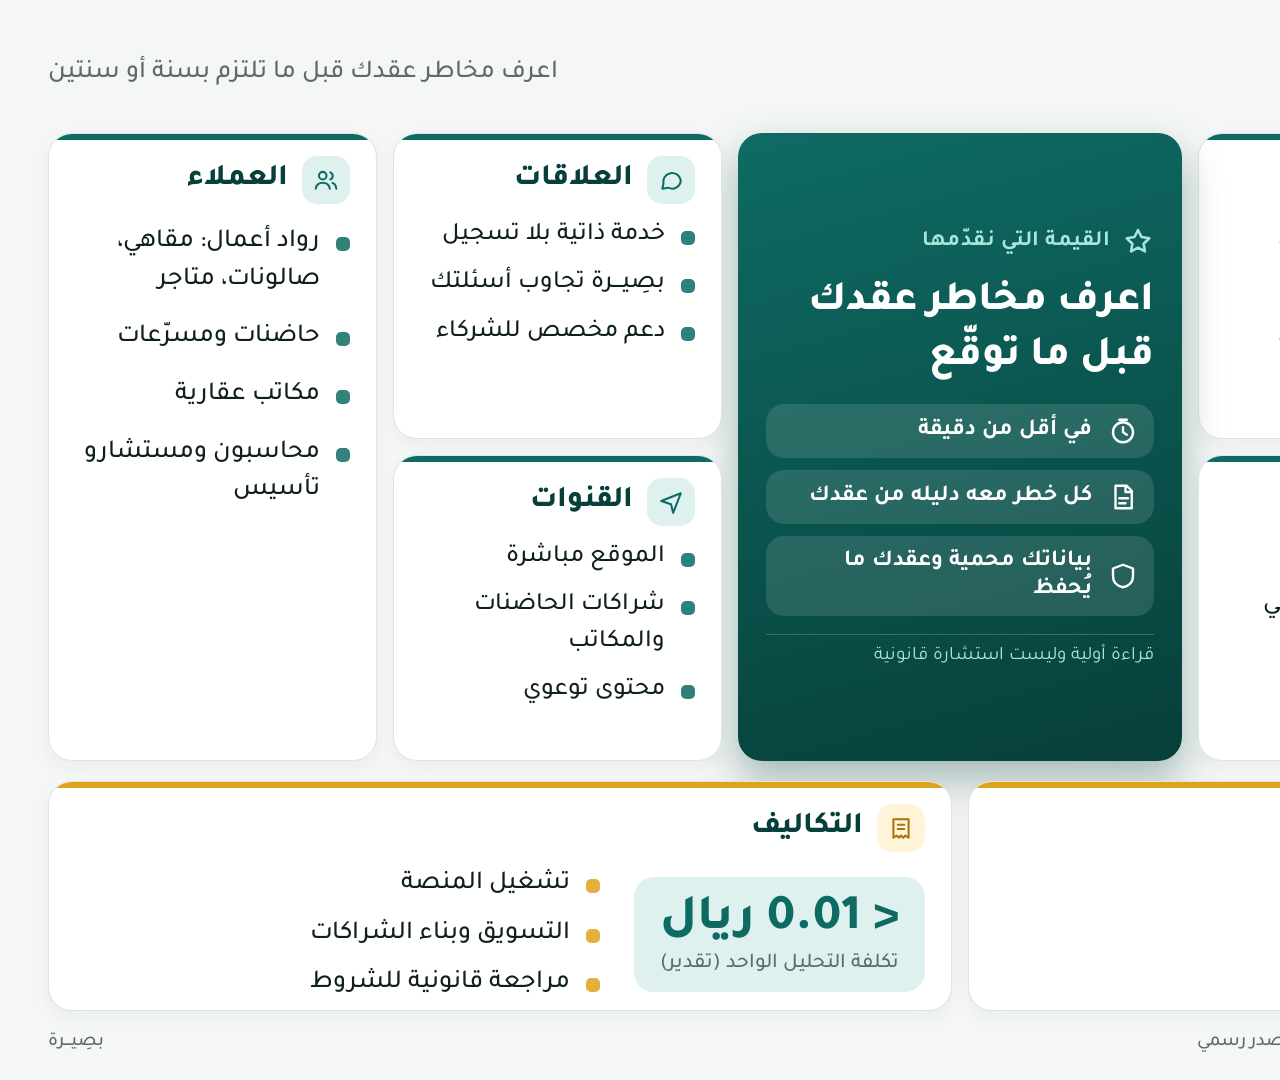
<file: docs/business_model_canvas.html>
<!doctype html>
<html lang="ar" dir="rtl">
<head>
<meta charset="utf-8">
<title>نموذج عمل بصِيـــرة</title>
<link href="https://fonts.googleapis.com/css2?family=Tajawal:wght@400;500;700;800&family=Aref+Ruqaa:wght@700&display=swap" rel="stylesheet">
<style>
  :root { --brand:#0e6b63; --deep:#073f3a; --mint:#dff1ee; --ink:#10201f; --muted:#5d6b69; --line:#dfe5e3; --paper:#f4f7f6; --gold:#e0a21b; --goldbg:#fff4d9; }
  * { box-sizing:border-box; }
  html,body { margin:0; background:var(--paper); font-family:"Tajawal","Geeza Pro",Arial,sans-serif; color:var(--ink); }
  .canvas { width:1920px; height:1080px; padding:34px 48px 26px; display:flex; flex-direction:column; gap:20px; overflow:hidden; }

  header { display:flex; align-items:center; justify-content:space-between; }
  .brand { display:flex; align-items:center; gap:20px; }
  .logo { width:68px; height:68px; border-radius:20px; background:linear-gradient(145deg,var(--brand),var(--deep)); color:#fff; display:grid; place-items:center; font-family:"Aref Ruqaa",serif; font-size:42px; box-shadow:0 10px 24px rgba(14,107,99,.3); }
  h1 { margin:0; font-size:46px; font-weight:800; letter-spacing:-.5px; }
  h1 span { font-family:"Aref Ruqaa",serif; color:var(--brand); }
  .slogan { font-size:26px; font-weight:500; color:var(--muted); }

  .top { flex:1; display:grid; gap:16px; grid-template-columns:1fr 1fr 1.35fr 1fr 1fr; grid-template-rows:1fr 1fr; min-height:0; }
  .bottom { display:grid; gap:16px; grid-template-columns:1fr 1fr; height:230px; }

  .box { background:#fff; border-radius:24px; padding:22px 26px; display:flex; flex-direction:column; gap:14px; border:1.5px solid var(--line); position:relative; overflow:hidden; box-shadow:0 6px 18px rgba(16,32,31,.05); }
  .box::before { content:""; position:absolute; inset-inline:0; top:0; height:6px; background:var(--brand); }
  .head { display:flex; align-items:center; gap:14px; }
  .ico { width:48px; height:48px; border-radius:15px; background:var(--mint); color:var(--brand); display:grid; place-items:center; flex:none; }
  .ico svg { width:26px; height:26px; stroke:currentColor; fill:none; stroke-width:1.9; stroke-linecap:round; stroke-linejoin:round; }
  h2 { margin:0; font-size:30px; font-weight:800; color:var(--deep); }
  ul { list-style:none; margin:0; padding:0; display:grid; gap:12px; }
  li { font-size:26px; line-height:1.45; font-weight:500; padding-inline-start:30px; position:relative; }
  li::before { content:""; position:absolute; inset-inline-start:0; top:.5em; width:14px; height:14px; border-radius:5px; background:var(--brand); opacity:.85; }
  .small li { font-size:25px; }

  .partners, .customers { grid-row:span 2; justify-content:flex-start; }
  .partners ul, .customers ul { gap:20px; margin-top:6px; }

  .value { grid-row:span 2; background:linear-gradient(165deg,var(--brand) 0%,var(--deep) 100%); color:#fff; border:0; box-shadow:0 18px 40px rgba(7,63,58,.35); justify-content:center; gap:18px; padding:26px 28px; }
  .value::before { display:none; }
  .value .kicker { font-size:22px; font-weight:700; color:#a8e6dd; letter-spacing:.5px; display:flex; align-items:center; gap:12px; }
  .value .kicker svg { width:32px; height:32px; stroke:#a8e6dd; fill:none; stroke-width:1.9; stroke-linecap:round; stroke-linejoin:round; }
  .value .big { font-size:42px; font-weight:800; line-height:1.3; }
  .value .chips { display:grid; gap:12px; }
  .chip { display:flex; align-items:center; gap:16px; background:rgba(255,255,255,.12); border-radius:18px; padding:12px 16px; font-size:23px; font-weight:600; }
  .chip svg { width:30px; height:30px; stroke:#fff; fill:none; stroke-width:1.9; stroke-linecap:round; stroke-linejoin:round; flex:none; }
  .value .legal { font-size:19px; color:#a8e6dd; border-top:1px solid rgba(255,255,255,.2); padding-top:10px; }

  .money::before { background:var(--gold); }
  .money .ico { background:var(--goldbg); color:#a8730a; }
  .money li::before { background:var(--gold); }
  .split { display:grid; grid-template-columns:auto 1fr; gap:34px; align-items:center; flex:1; }
  .stat { text-align:center; background:var(--mint); border-radius:20px; padding:16px 26px; }
  .stat b { display:block; font-size:50px; font-weight:800; color:var(--brand); line-height:1.15; }
  .stat span { font-size:21px; color:var(--muted); font-weight:500; }
  .note { display:inline-block; font-size:18px; font-weight:700; color:#a8730a; background:var(--goldbg); border-radius:999px; padding:1px 12px; margin-inline-start:8px; vertical-align:middle; }
  footer { display:flex; justify-content:space-between; font-size:19px; color:var(--muted); font-weight:500; }
</style>
</head>
<body>
<div class="canvas">
  <header>
    <div class="brand"><div class="logo">ب</div><h1>نموذج عمل <span>بصِيـــرة</span></h1></div>
    <div class="slogan">اعرف مخاطر عقدك قبل ما تلتزم بسنة أو سنتين</div>
  </header>

  <div class="top">
    <section class="box partners">
      <div class="head"><div class="ico"><svg viewBox="0 0 24 24"><path d="M8 11l3 3 5-6M3 12a9 9 0 1 0 18 0 9 9 0 0 0-18 0z"/></svg></div><h2>الشركاء</h2></div>
      <ul><li>حاضنات ومسرّعات الأعمال</li><li>مكاتب عقارية</li><li>مستشارون قانونيون للإحالة</li><li>جهات دعم المشاريع الصغيرة</li></ul>
    </section>

    <section class="box small">
      <div class="head"><div class="ico"><svg viewBox="0 0 24 24"><path d="M4 20l4-1 11-11-3-3L5 16l-1 4zM14 6l3 3"/></svg></div><h2>الأنشطة</h2></div>
      <ul><li>تحليل عقود الإيجار</li><li>بناء الشراكات</li><li>تحسين دقة النتائج</li></ul>
    </section>

    <section class="box value">
      <div class="kicker"><svg viewBox="0 0 24 24"><path d="M12 3l2.6 5.3 5.9.9-4.3 4.1 1 5.8L12 16.3 6.8 19.1l1-5.8L3.5 9.2l5.9-.9L12 3z"/></svg>القيمة التي نقدّمها</div>
      <div class="big">اعرف مخاطر عقدك قبل ما توقّع</div>
      <div class="chips">
        <div class="chip"><svg viewBox="0 0 24 24"><circle cx="12" cy="13" r="8"/><path d="M12 9v4l3 2M9 3h6"/></svg>في أقل من دقيقة</div>
        <div class="chip"><svg viewBox="0 0 24 24"><path d="M6 3h9l4 4v14H6zM14 3v5h5M9 13h7M9 17h5"/></svg>كل خطر معه دليله من عقدك</div>
        <div class="chip"><svg viewBox="0 0 24 24"><path d="M12 3l8 3v6c0 5-3.5 8-8 9-4.5-1-8-4-8-9V6l8-3z"/></svg>بياناتك محمية وعقدك ما يُحفظ</div>
      </div>
      <div class="legal">قراءة أولية وليست استشارة قانونية</div>
    </section>

    <section class="box small">
      <div class="head"><div class="ico"><svg viewBox="0 0 24 24"><path d="M21 12a8 8 0 0 1-11.6 7.1L4 20l1-4.6A8 8 0 1 1 21 12z"/></svg></div><h2>العلاقات</h2></div>
      <ul><li>خدمة ذاتية بلا تسجيل</li><li>بصِيـــرة تجاوب أسئلتك</li><li>دعم مخصص للشركاء</li></ul>
    </section>

    <section class="box customers">
      <div class="head"><div class="ico"><svg viewBox="0 0 24 24"><circle cx="9" cy="8" r="3.5"/><path d="M2.5 20c.6-3.6 3-5.5 6.5-5.5s5.9 1.9 6.5 5.5M16 5a3.5 3.5 0 0 1 0 6.5M18 14.8c2 .5 3.2 2.3 3.5 5.2"/></svg></div><h2>العملاء</h2></div>
      <ul><li>رواد أعمال: مقاهي، صالونات، متاجر</li><li>حاضنات ومسرّعات</li><li>مكاتب عقارية</li><li>محاسبون ومستشارو تأسيس</li></ul>
    </section>

    <section class="box small">
      <div class="head"><div class="ico"><svg viewBox="0 0 24 24"><path d="M12 2l3 6 7 1-5 5 1 7-6-3-6 3 1-7-5-5 7-1 3-6z"/></svg></div><h2>الموارد</h2></div>
      <ul><li>فريق المنتج</li><li>منصة التحليل الذكي</li><li>ثقة العملاء</li></ul>
    </section>

    <section class="box small">
      <div class="head"><div class="ico"><svg viewBox="0 0 24 24"><path d="M3 11l18-7-7 18-2-8-9-3z"/></svg></div><h2>القنوات</h2></div>
      <ul><li>الموقع مباشرة</li><li>شراكات الحاضنات والمكاتب</li><li>محتوى توعوي</li></ul>
    </section>
  </div>

  <div class="bottom">
    <section class="box money">
      <div class="head"><div class="ico"><svg viewBox="0 0 24 24"><circle cx="12" cy="12" r="9"/><path d="M14.5 9c-.5-1-1.5-1.5-2.7-1.5-1.5 0-2.5.8-2.5 2 0 3 5.4 1.5 5.4 4.5 0 1.2-1.1 2-2.6 2-1.3 0-2.4-.6-3-1.7M12 6v1.5M12 16.5V18"/></svg></div><h2>مصادر الإيرادات</h2></div>
      <ul><li>أول تحليل مجاني</li><li>رسم لكل تقرير <span class="note">مثال افتراضي: 29 ريال</span></li><li>اشتراك للحاضنات والمكاتب العقارية</li></ul>
    </section>

    <section class="box money">
      <div class="head"><div class="ico"><svg viewBox="0 0 24 24"><path d="M5 4h14v17l-3-2-2 2-2-2-2 2-2-2-3 2zM9 9h6M9 13h6"/></svg></div><h2>التكاليف</h2></div>
      <div class="split">
        <div class="stat"><b>&lt; 0.01 ريال</b><span>تكلفة التحليل الواحد (تقدير)</span></div>
        <ul><li>تشغيل المنصة</li><li>التسويق وبناء الشراكات</li><li>مراجعة قانونية للشروط</li></ul>
      </div>
    </section>
  </div>

  <footer>
    <span>الأرقام افتراضية للتوضيح ما لم يُذكر مصدرها · حجم السوق قيد التحقق من مصدر رسمي</span>
    <span>بصِيـــرة</span>
  </footer>
</div>
</body>
</html>
</file>
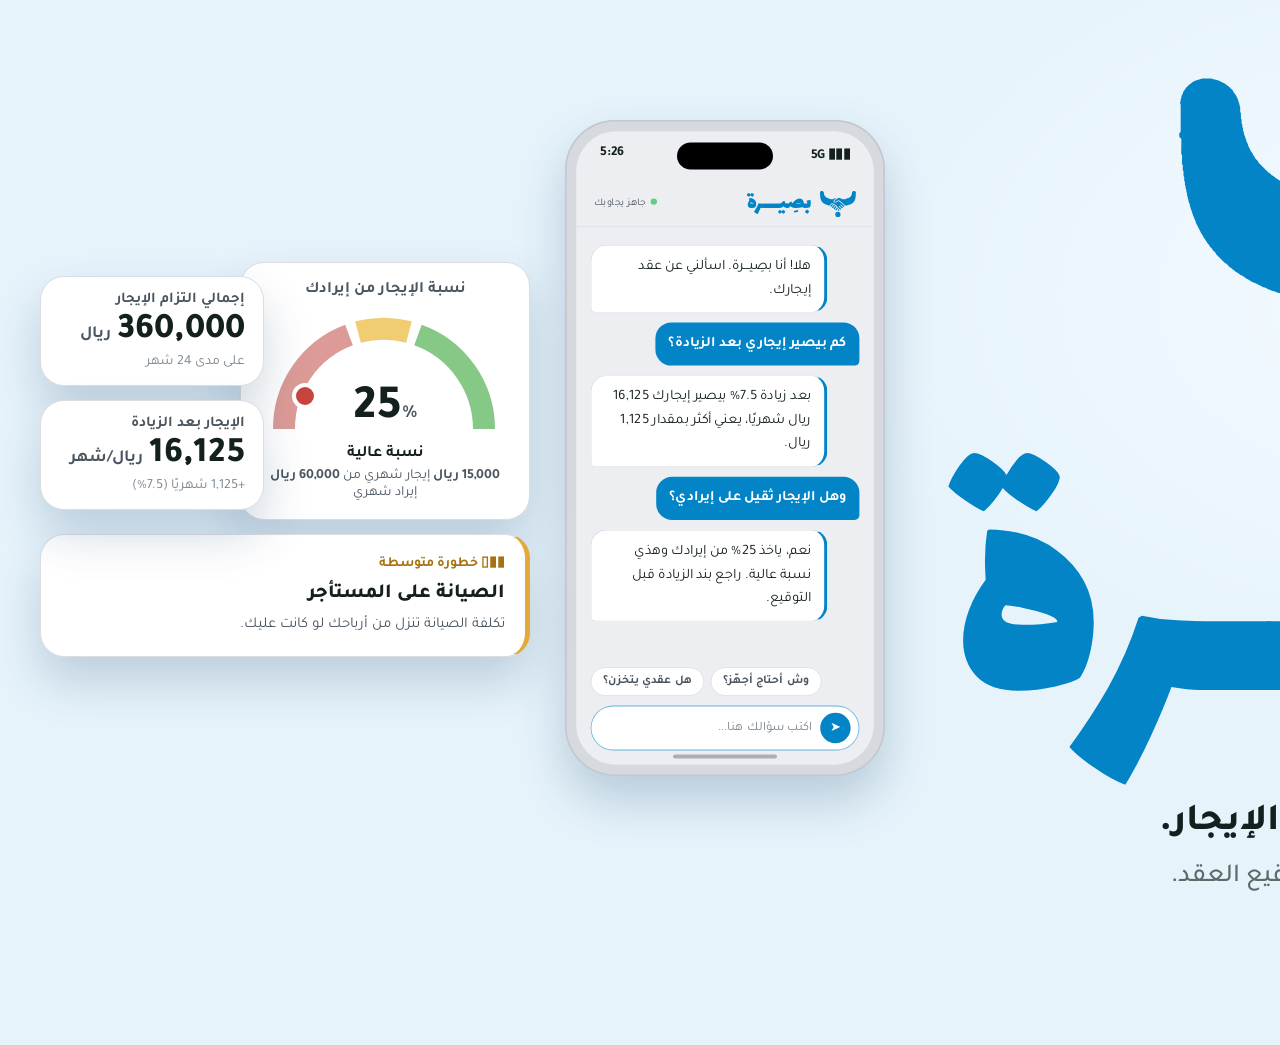
<file: docs/poster/basira-poster.html>
<!doctype html>
<html lang="ar" dir="rtl"><head><meta charset="utf-8">
<title>بوستر بصِيـــرة</title>
<link href="https://fonts.googleapis.com/css2?family=Tajawal:wght@400;500;700;800&family=Lalezar&display=swap" rel="stylesheet">
<style>
:root { --teal:#0284c7; --ink:#14201e; --mint:#e6f3fb; --glow:#f3faff; --bg:#eceef1; --surface:#ffffff; --surface2:#f4f5f7; --line:#dadde2; --ink-d:#14201e; --ink2:#4a5560; --ink3:#7a858f; --brand:#0284c7; --onbrand:#ffffff; }
* { box-sizing: border-box; margin:0; padding:0; }
html, body { width: 2000px; height: 1045px; background: var(--mint); font-family: "Tajawal", sans-serif; overflow: hidden; }
.poster { position: relative; width: 2000px; height: 1045px; background: radial-gradient(900px 600px at 1450px 300px, var(--glow), transparent 70%), var(--mint); }

/* ---- الجهة اليمنى: الهوية ---- */
.logo { position:absolute; left: 1170px; top: 70px; width: 580px; height: auto; color: var(--teal); }
.logo-s { color: var(--brand); height: 34px; width: auto; }
.word { position:absolute; left: 900px; right: 20px; top: 424px; text-align: center; font-family: "Lalezar", sans-serif; font-size: 370px; line-height: 1.05; color: var(--teal); letter-spacing: 0; }
.tag { position:absolute; left: 1158px; right: 85px; top: 800px; text-align:center; white-space: nowrap; font-weight: 800; font-size: 38px; color: var(--ink); line-height: 1.3; }
.sub { position:absolute; left: 1158px; right: 85px; top: 858px; text-align:center; white-space: nowrap; font-weight: 500; font-size: 26px; color: #5b6b68; line-height: 1.5; }

/* ---- الجوالات ---- */
.phones { position:absolute; left: 30px; top: 112px; width: 860px; height: 820px; transform-origin: 0 0; transform: scale(1); }
.fcard { position:absolute; background: #fff; border: 1px solid #dadde2; border-radius: 24px; padding: 18px 20px; box-shadow: 0 24px 48px rgba(20,60,100,.20); color: var(--ink-d); direction: rtl; }
.fcard h4 { font-size: 16px; font-weight: 700; color: var(--ink2); text-align:center; margin-bottom: 4px; }
.fcard .big { font-size: 46px; }
.fcard.risk h5 { font-size: 22px; }
.fcard.risk p { font-size: 15px; }
.phone { position:absolute; width: 400px; height: 820px; border-radius: 62px; background: #d6dadf; padding: 14px; box-shadow: 0 30px 60px rgba(20,40,60,.18), 0 0 0 2px #c3c8ce inset; }
.phone .scr { position:relative; width:100%; height:100%; border-radius: 50px; overflow:hidden; background: var(--bg); color: var(--ink-d); direction: rtl; }
.island { position:absolute; top: 14px; left: 50%; transform: translateX(-50%); width: 120px; height: 34px; border-radius: 20px; background:#000; z-index: 5; }
.status { position:absolute; top: 18px; left: 30px; right: 30px; display:flex; justify-content: space-between; font-size: 17px; font-weight: 700; direction: ltr; z-index: 4; }
.bar { position:absolute; top: 62px; left:0; right:0; height: 58px; display:flex; align-items:center; gap: 10px; padding: 0 22px; border-bottom: 1px solid var(--line); }
.bar .nm { font-family: "Lalezar", sans-serif; font-size: 30px; color: var(--brand); line-height: 1; }
.body { position:absolute; top: 134px; left: 18px; right: 18px; bottom: 18px; display:flex; flex-direction: column; gap: 12px; }
.card { background: var(--surface); border: 1px solid var(--line); border-radius: 22px; padding: 16px 18px; box-shadow: 0 2px 8px rgba(20,40,60,.06); }
.card h4 { font-size: 15px; font-weight: 700; color: var(--ink2); text-align:center; margin-bottom: 4px; }
.big { font-size: 40px; font-weight: 800; line-height: 1.1; }
.big small { font-size: 17px; font-weight: 600; color: var(--ink2); margin-inline-start: 6px; }
.lbl { font-size: 15px; font-weight: 700; color: var(--ink2); margin-bottom: 4px; }
.note { font-size: 14px; color: var(--ink3); margin-top: 2px; }
.gauge { display:block; margin: 0 auto; width: 250px; }
.pct { text-align:center; font-size: 48px; font-weight: 800; margin-top: -58px; position: relative; }
.pct small { font-size: 20px; font-weight: 700; color: var(--ink2); }
.sev { text-align:center; font-size: 16px; font-weight: 700; margin: 6px 0 4px; color: var(--ink-d); }
.sub2 { text-align:center; font-size: 14px; color: var(--ink2); }
.risk { border-inline-start: 5px solid #e2a93b; }
.risk .chip { display:inline-flex; gap:8px; align-items:center; font-size: 14px; font-weight: 700; color:#a8730f; }
.risk h5 { font-size: 20px; font-weight: 800; margin: 6px 0 4px; line-height: 1.4; }
.risk p { font-size: 14px; color: var(--ink2); line-height: 1.7; }

/* الشات */
.msgs { flex:1; display:flex; flex-direction: column; gap: 12px; padding-top: 8px; }
.m { max-width: 88%; padding: 12px 16px; border-radius: 20px; font-size: 18px; line-height: 1.65; }
.m.bot { align-self: flex-end; background: var(--surface); border: 1px solid var(--line); border-inline-start: 4px solid var(--brand); border-end-end-radius: 6px; }
.m.user { align-self: flex-start; background: var(--brand); color: var(--onbrand); font-weight: 700; border-end-start-radius: 6px; }
.chips { display:flex; gap:8px; flex-wrap: wrap; justify-content: flex-end; }
.chips span { border: 1px solid var(--line); background: var(--surface); border-radius: 999px; padding: 8px 14px; font-size: 15px; font-weight: 700; color: var(--ink2); }
.comp { display:flex; align-items:center; gap: 10px; border: 1.5px solid color-mix(in srgb, var(--brand) 60%, transparent); border-radius: 999px; background: var(--surface); padding: 8px 10px 8px 14px; }
.comp .in { flex:1; font-size: 16px; color: var(--ink3); }
.comp .snd { width: 38px; height: 38px; border-radius: 50%; background: var(--brand); display:grid; place-items:center; color: var(--onbrand); }
.dot { width:8px; height:8px; border-radius:50%; background:#5fd07f; display:inline-block; margin-inline-end:6px; }
.hsub { font-size: 13px; color: var(--ink2); }
.home { position:absolute; bottom: 8px; left: 50%; transform: translateX(-50%); width: 130px; height: 5px; border-radius: 3px; background: #9aa1a9; opacity:.8; }

.cl { position:absolute; width: 490px; height: 400px; }
.cl .fcard { position:absolute; }
.cl .g { left: 200px; top: 0; width: 290px; height: 258px; z-index: 3; }
.cl .s1 { left: 0; top: 14px; width: 224px; height: 110px; display:flex; flex-direction:column; justify-content:center; z-index: 5; padding: 0 18px; }
.cl .s2 { left: 0; top: 138px; width: 224px; height: 110px; display:flex; flex-direction:column; justify-content:center; z-index: 5; padding: 0 18px; }
.cl .s1 .big, .cl .s2 .big { font-size: 36px; }
.cl .r { left: 0; top: 272px; bottom: auto; width: 490px; z-index: 3; }
.cl .r h5 { font-size: 20px; }
.pw { position:absolute; transform-origin: 0 0; }
.pw .phone { box-shadow: 0 30px 60px rgba(20,60,100,.22), 0 0 0 2px #c3c8ce inset; }
</style></head><body>
<div class="poster">

  <svg class="logo" xmlns="http://www.w3.org/2000/svg" viewBox="104 206 816 599" role="img" aria-label="شعار بصيرة: مصافحة اتفاق">
  
  <clipPath id="clip-arms"><path clip-rule="evenodd" d="M0 0H1200V900H0Z M326 346H694V672H326Z"/></clipPath>
  <clipPath id="clip-hands"><rect x="296" y="316" width="428" height="386"/></clipPath>
  <g id="frame" clip-path="url(#clip-arms)"><path fill="currentColor" fill-rule="evenodd" d="M519.25 617.00 L517.00 618.75 L515.25 622.25 L513.25 624.25 L510.25 629.25 L508.25 631.25 L507.25 633.25 L505.25 635.25 L504.75 636.50 L505.00 639.00 L506.25 640.50 L508.25 641.50 L510.75 644.25 L513.25 645.50 L516.25 648.50 L518.25 649.50 L520.25 651.50 L524.25 653.50 L530.25 653.75 L533.75 652.75 L537.50 650.50 L539.50 648.50 L541.25 645.75 L542.75 641.75 L542.50 638.25 L540.50 634.25 L531.00 624.50 L528.50 623.25 L522.75 617.50 L520.50 616.75Z M499.50 592.25 L495.50 590.25 L494.25 590.00 L489.50 590.00 L486.25 591.25 L480.25 597.25 L479.00 599.50 L476.25 602.25 L475.00 604.50 L472.25 607.25 L471.00 609.50 L468.25 612.25 L467.75 613.50 L465.25 616.25 L464.25 618.25 L462.25 620.25 L461.25 622.25 L458.25 625.25 L456.00 630.00 L456.00 633.75 L458.25 639.50 L463.25 644.50 L468.25 646.50 L470.25 646.75 L474.50 645.50 L478.50 643.50 L484.50 636.75 L485.00 635.25 L487.50 632.50 L488.00 631.25 L490.50 628.50 L491.00 627.25 L493.50 624.50 L494.00 623.25 L496.50 620.50 L497.00 619.25 L499.50 616.50 L500.75 614.25 L502.50 612.50 L503.00 611.25 L504.50 609.50 L505.75 606.75 L505.75 601.00 L503.50 596.25Z M472.50 555.25 L468.50 553.25 L463.50 553.00 L459.25 554.25 L455.25 556.75 L449.25 563.25 L448.00 565.50 L445.25 568.25 L444.25 570.25 L441.25 573.25 L440.25 575.25 L437.25 578.25 L436.00 580.50 L433.25 583.25 L432.00 585.50 L429.25 588.25 L428.25 590.25 L425.25 593.25 L424.25 595.25 L421.25 598.25 L418.00 605.00 L418.00 608.75 L420.25 614.50 L425.25 619.50 L429.25 621.50 L432.25 622.00 L437.50 621.50 L441.50 619.50 L445.50 615.50 L446.75 613.25 L450.50 609.50 L451.00 608.25 L453.50 605.50 L454.75 603.25 L458.50 599.50 L459.00 598.25 L461.50 595.50 L462.75 593.25 L465.50 590.50 L466.75 588.25 L469.50 585.50 L470.75 583.25 L473.50 580.50 L474.00 579.25 L476.50 576.50 L478.50 573.25 L478.75 571.75 L479.75 569.75 L479.75 565.00 L478.50 562.25 L477.50 561.25 L476.50 559.25Z M438.50 528.25 L433.50 525.25 L429.00 523.75 L424.25 525.25 L420.25 527.25 L415.25 532.25 L414.25 534.25 L411.25 537.25 L410.25 539.25 L407.25 542.25 L406.00 544.50 L403.25 547.25 L402.00 549.50 L399.25 552.25 L398.75 553.50 L395.25 557.25 L394.00 559.50 L391.25 562.00 L390.00 564.50 L387.25 567.25 L386.75 568.50 L384.25 571.25 L383.75 572.50 L382.25 574.25 L381.00 577.00 L381.25 584.50 L383.25 588.50 L387.25 592.50 L391.00 594.75 L394.50 595.75 L399.50 595.50 L403.50 593.50 L410.50 586.50 L411.75 584.25 L414.50 581.50 L415.75 579.25 L418.50 576.50 L419.75 574.25 L422.50 571.50 L423.75 569.25 L426.50 566.50 L427.00 565.25 L429.50 562.50 L430.75 560.25 L433.50 557.50 L434.75 555.25 L437.50 552.50 L438.75 550.25 L441.50 547.50 L443.75 542.75 L444.00 538.25 L443.50 535.25 L440.50 530.25Z M394.50 506.25 L392.50 505.25 L388.25 504.00 L385.25 504.25 L383.75 505.00 L381.25 505.25 L379.25 506.25 L373.25 512.25 L372.00 514.50 L369.25 517.25 L368.25 519.25 L365.25 522.25 L364.75 523.50 L362.25 526.25 L361.25 528.25 L357.25 532.25 L356.00 534.50 L353.25 537.25 L352.25 539.25 L350.25 541.25 L349.25 543.25 L347.25 545.25 L345.00 551.00 L345.00 553.75 L347.25 559.50 L353.25 565.50 L358.25 567.50 L361.25 567.75 L362.50 567.50 L368.50 564.50 L371.50 561.50 L372.75 559.25 L376.50 555.50 L377.00 554.25 L380.50 550.50 L381.75 548.25 L385.50 544.75 L386.00 543.25 L388.50 540.50 L389.75 538.25 L392.50 535.50 L393.00 534.25 L395.50 531.50 L396.75 529.25 L398.50 527.50 L400.50 524.25 L400.75 522.75 L401.75 520.75 L401.75 516.00 L399.50 511.25Z M907.75 250.75 L906.50 249.25 L905.00 248.25 L904.75 245.00 L903.75 243.00 L903.50 241.25 L900.50 235.25 L899.50 234.25 L898.50 232.25 L891.50 225.25 L890.25 224.75 L888.50 223.25 L884.50 221.25 L882.25 220.75 L879.50 219.25 L877.00 219.00 L874.25 218.00 L861.50 218.00 L858.75 219.00 L856.25 219.25 L846.25 223.25 L844.50 224.75 L841.25 226.25 L837.50 229.75 L834.50 230.75 L833.25 232.25 L832.75 234.50 L830.25 237.25 L829.75 238.50 L826.25 243.25 L824.25 247.25 L824.00 249.00 L823.00 251.00 L823.00 253.00 L822.25 254.25 L822.00 257.00 L821.00 259.00 L821.00 267.00 L820.00 269.00 L820.00 275.00 L819.00 277.00 L819.00 281.00 L818.00 283.00 L818.00 287.00 L817.00 289.00 L817.00 291.00 L816.00 293.00 L816.00 295.00 L814.00 300.00 L814.00 302.00 L812.25 305.25 L812.00 307.00 L810.25 310.25 L810.00 312.00 L805.75 320.50 L804.25 322.25 L802.75 325.50 L801.25 327.25 L798.25 332.25 L796.25 334.25 L795.25 336.25 L782.25 349.25 L779.75 350.50 L777.50 353.00 L775.25 354.25 L773.50 356.00 L771.25 357.25 L768.50 359.75 L765.25 361.25 L764.25 362.25 L762.25 363.25 L760.50 364.75 L757.25 366.25 L755.50 367.75 L733.50 378.75 L731.25 379.25 L728.50 380.75 L726.25 381.25 L718.50 384.75 L715.25 385.25 L701.75 390.00 L699.25 390.25 L694.75 392.00 L692.25 392.25 L690.75 393.00 L688.25 393.25 L686.75 394.00 L684.25 394.25 L682.75 395.00 L680.25 395.25 L678.75 396.00 L676.25 396.25 L674.75 397.00 L672.25 397.25 L670.75 398.00 L668.50 398.00 L665.75 399.00 L663.50 399.00 L660.75 400.00 L657.25 400.25 L655.75 401.00 L652.50 401.00 L649.75 402.00 L644.50 402.00 L641.75 403.00 L627.00 403.00 L625.50 402.25 L619.00 401.00 L612.25 398.75 L607.50 396.25 L605.25 395.75 L600.50 393.25 L598.25 392.75 L591.50 389.25 L589.25 388.75 L584.50 386.25 L582.25 385.75 L579.50 384.25 L577.25 383.75 L572.50 381.25 L567.25 379.75 L564.50 378.25 L558.50 376.25 L552.00 375.00 L547.50 373.25 L542.50 372.75 L540.50 370.50 L539.50 370.00 L536.25 370.00 L535.25 370.50 L533.25 372.75 L528.25 373.25 L519.25 376.25 L501.25 385.25 L499.50 386.75 L491.25 391.25 L486.50 394.75 L483.25 396.25 L481.50 397.75 L471.25 404.25 L469.25 406.25 L467.25 407.25 L465.25 409.25 L460.25 412.25 L458.25 414.25 L456.25 415.25 L454.50 417.00 L452.25 418.25 L448.50 422.00 L446.25 423.25 L434.25 435.25 L432.00 440.00 L432.25 446.50 L433.25 448.50 L439.25 454.50 L443.25 456.50 L445.75 456.75 L448.50 457.75 L457.50 457.50 L463.50 455.50 L466.25 454.00 L468.50 453.50 L471.25 452.00 L473.50 451.50 L475.50 450.50 L477.25 449.00 L484.50 445.50 L486.25 444.00 L493.50 440.50 L495.25 439.00 L502.50 435.50 L504.25 434.00 L509.50 431.50 L511.25 430.00 L515.25 428.00 L517.50 427.50 L522.25 425.00 L525.50 424.50 L527.00 423.75 L529.75 423.75 L533.50 425.00 L543.50 430.00 L545.25 431.50 L552.50 436.00 L555.25 438.50 L559.50 441.00 L563.25 444.50 L564.50 445.00 L567.25 447.50 L569.50 448.75 L573.25 452.50 L575.50 453.75 L579.25 457.50 L580.50 458.00 L584.25 461.50 L586.50 462.75 L590.75 467.25 L593.50 468.75 L597.25 472.50 L599.50 473.75 L604.25 478.50 L606.50 479.75 L611.25 484.50 L613.25 485.50 L621.25 493.50 L623.50 494.75 L632.25 503.50 L634.25 504.50 L663.25 533.50 L666.00 538.00 L667.00 539.00 L669.25 539.75 L672.50 539.50 L674.00 538.75 L680.25 538.75 L683.00 537.75 L687.25 537.75 L690.00 536.75 L694.25 536.75 L697.00 535.75 L701.50 535.50 L703.00 534.75 L707.25 534.75 L710.00 533.75 L712.25 533.75 L715.00 532.75 L718.25 532.75 L721.00 531.75 L723.50 531.50 L725.00 530.75 L728.50 530.50 L730.00 529.75 L732.50 529.50 L734.00 528.75 L736.50 528.50 L738.00 527.75 L740.50 527.50 L742.00 526.75 L744.50 526.50 L746.00 525.75 L752.50 524.50 L776.50 516.50 L779.25 515.00 L781.50 514.50 L784.25 513.00 L786.50 512.50 L791.25 510.00 L793.50 509.50 L809.50 501.50 L811.25 500.00 L819.50 495.50 L822.25 493.00 L825.50 491.50 L827.25 489.75 L829.50 488.50 L832.25 486.00 L833.50 485.50 L836.25 482.75 L838.50 481.50 L858.50 461.50 L859.75 459.25 L862.50 456.75 L863.00 455.25 L865.50 452.50 L868.00 448.25 L870.50 445.50 L871.00 444.25 L872.50 442.50 L875.00 437.25 L876.50 435.50 L882.50 423.50 L882.75 421.75 L885.50 416.50 L885.75 414.75 L887.50 411.50 L887.75 409.75 L888.50 408.50 L888.75 406.75 L889.50 405.50 L889.75 403.75 L890.50 402.50 L890.75 400.75 L892.75 395.75 L892.75 393.75 L893.75 391.75 L893.75 389.75 L894.75 387.75 L894.75 385.75 L895.50 384.50 L895.75 381.75 L896.75 379.75 L896.75 376.75 L897.75 374.75 L897.75 370.75 L898.75 368.75 L898.75 365.75 L899.75 363.75 L899.75 359.75 L900.75 357.75 L900.75 350.75 L901.75 348.75 L901.75 342.00 L902.75 340.00 L902.75 330.00 L904.50 328.00 L905.00 326.75 L905.00 325.00 L903.75 322.75 L903.75 314.00 L904.75 312.75 L906.50 311.50 L907.00 310.25 L906.75 307.25 L904.75 304.75 L904.75 281.00 L907.25 278.50 L907.75 277.25Z M122.50 237.00 L122.00 239.00 L120.00 243.00 L120.00 245.00 L119.00 247.00 L119.00 250.00 L118.25 251.50 L118.25 253.25 L119.00 254.75 L119.00 292.75 L117.50 294.50 L117.00 295.75 L117.00 299.25 L117.50 300.50 L120.00 303.00 L119.75 323.75 L121.00 326.00 L120.75 337.75 L122.00 340.00 L122.00 346.75 L123.00 348.75 L123.00 354.75 L124.00 356.75 L124.00 361.75 L125.00 363.75 L125.00 367.75 L126.00 369.75 L126.00 372.75 L127.00 374.75 L127.00 377.75 L128.00 379.75 L128.00 382.75 L129.00 384.75 L129.00 386.75 L130.00 388.75 L130.00 390.75 L132.00 395.75 L132.00 397.75 L133.00 399.75 L133.00 400.75 L134.00 402.75 L134.00 403.75 L135.00 405.75 L135.00 406.75 L136.00 408.75 L136.25 410.50 L138.00 413.75 L138.00 414.75 L140.00 418.75 L140.25 420.50 L148.25 436.50 L149.75 438.25 L151.25 441.50 L152.75 443.25 L157.25 450.50 L159.00 452.25 L160.25 454.50 L163.00 457.25 L164.25 459.50 L168.00 463.25 L169.25 465.50 L181.25 477.50 L183.50 478.75 L187.75 483.25 L190.50 484.75 L193.25 487.50 L194.50 488.00 L197.25 490.50 L198.50 491.00 L203.25 494.50 L206.50 496.00 L211.25 499.50 L216.50 502.00 L218.25 503.50 L222.25 505.50 L224.50 506.00 L235.25 511.50 L237.50 512.00 L242.25 514.50 L244.50 515.00 L247.25 516.50 L252.50 518.00 L255.25 519.50 L257.75 519.75 L268.25 523.50 L270.75 523.75 L275.25 525.50 L277.75 525.75 L279.25 526.50 L281.75 526.75 L283.25 527.50 L285.75 527.75 L287.25 528.50 L289.75 528.75 L291.25 529.50 L293.75 529.75 L295.25 530.50 L298.75 530.75 L300.25 531.50 L303.75 531.75 L305.25 532.50 L308.75 532.75 L310.25 533.50 L313.75 533.75 L316.50 534.75 L319.75 534.75 L322.50 535.75 L325.75 535.75 L328.50 536.75 L331.00 536.75 L333.25 536.00 L336.50 532.50 L337.00 531.25 L339.50 528.50 L340.75 526.25 L347.50 518.50 L348.00 517.25 L350.50 514.50 L351.75 512.25 L357.50 506.75 L358.00 505.25 L359.50 503.50 L360.50 501.50 L367.25 495.00 L368.50 494.50 L370.25 493.00 L376.25 490.00 L380.50 489.50 L382.00 488.75 L392.75 488.75 L394.25 489.50 L398.50 490.00 L404.50 493.00 L406.25 494.50 L408.25 495.50 L411.25 498.50 L412.25 500.50 L413.75 502.25 L416.50 508.00 L417.50 509.00 L419.75 509.75 L424.50 509.75 L427.00 511.25 L428.25 511.50 L429.75 511.25 L432.25 509.75 L437.75 509.75 L441.50 511.00 L445.50 513.00 L449.50 515.75 L453.00 519.25 L455.75 523.25 L458.00 527.75 L458.00 528.75 L459.00 530.75 L459.25 535.50 L460.50 537.00 L462.75 537.75 L470.75 537.75 L472.25 538.50 L474.75 538.75 L478.50 540.00 L484.25 543.50 L485.75 545.50 L490.25 549.50 L494.00 556.75 L494.00 557.75 L495.00 559.75 L495.00 561.75 L496.00 563.75 L496.00 572.00 L496.50 573.25 L497.50 574.25 L500.25 575.50 L505.50 577.00 L507.25 578.50 L512.50 581.75 L514.00 583.25 L516.75 587.25 L519.25 592.50 L521.25 594.50 L523.50 595.75 L532.25 604.50 L534.50 605.75 L543.25 614.50 L545.50 615.75 L555.25 625.50 L562.25 629.50 L565.25 630.00 L570.50 629.50 L574.50 627.50 L578.50 623.50 L580.50 619.50 L580.75 617.75 L581.50 616.25 L581.50 614.50 L580.75 613.00 L580.50 610.25 L579.50 608.25 L568.50 597.25 L566.25 596.00 L558.50 588.25 L557.50 586.00 L556.25 584.75 L552.50 583.25 L544.50 575.25 L543.50 573.00 L542.25 571.75 L539.25 570.75 L532.75 564.50 L531.75 563.00 L531.75 554.75 L533.50 552.50 L535.00 551.75 L541.75 551.75 L545.50 553.75 L551.75 560.25 L554.25 561.50 L566.25 573.50 L568.50 574.75 L578.75 585.25 L581.50 586.75 L588.25 593.50 L589.00 595.00 L590.25 596.25 L592.50 597.00 L595.25 599.50 L597.25 600.50 L602.25 601.75 L606.50 600.50 L610.50 598.50 L614.50 594.50 L617.50 588.50 L617.75 583.00 L615.50 578.25 L602.00 564.50 L599.25 563.00 L590.50 554.25 L588.25 553.00 L580.00 544.50 L577.50 543.25 L568.00 533.50 L565.50 532.25 L563.75 530.50 L561.75 527.00 L561.75 521.75 L563.00 519.25 L564.25 517.75 L566.00 516.75 L572.75 516.75 L577.50 519.75 L586.25 528.50 L588.25 529.50 L599.25 540.50 L601.50 541.75 L610.25 550.50 L612.50 551.75 L619.25 558.50 L621.25 559.50 L626.25 564.50 L630.25 566.50 L635.25 567.75 L639.50 566.50 L643.50 564.50 L647.50 560.50 L650.75 553.75 L650.75 549.00 L648.50 543.25 L629.50 524.25 L627.50 523.25 L615.50 511.25 L613.50 510.25 L603.50 500.25 L601.25 499.00 L595.50 493.25 L593.50 492.25 L588.00 486.50 L585.25 485.00 L580.00 479.50 L577.50 478.25 L574.00 474.50 L571.50 473.25 L567.50 469.25 L565.50 468.25 L562.00 464.50 L559.25 463.00 L556.50 460.25 L554.25 459.00 L551.50 456.25 L550.25 455.75 L547.50 453.25 L546.25 452.75 L543.50 450.25 L541.25 449.00 L539.50 447.25 L531.50 442.25 L527.75 441.25 L525.75 441.50 L514.25 447.25 L512.50 448.75 L507.25 451.25 L505.50 452.75 L500.25 455.25 L498.50 456.75 L491.25 460.25 L489.50 461.75 L481.50 465.75 L479.25 466.25 L474.50 468.75 L467.75 471.00 L465.25 471.25 L463.75 472.00 L460.25 472.25 L458.75 473.00 L443.00 473.00 L441.50 472.25 L439.00 472.00 L435.25 470.75 L429.25 467.75 L425.25 465.00 L420.50 460.25 L417.75 455.00 L417.50 453.25 L415.75 450.00 L415.75 435.75 L417.50 432.50 L417.75 430.75 L419.00 428.25 L421.75 424.25 L424.50 421.50 L425.75 419.25 L430.25 414.75 L432.50 413.50 L436.25 409.75 L438.50 408.50 L441.25 406.00 L442.50 405.50 L445.25 402.75 L447.50 401.50 L450.25 399.00 L452.00 398.25 L457.50 393.50 L468.50 386.50 L470.25 384.75 L470.75 383.50 L470.50 381.25 L469.25 379.75 L467.00 379.00 L459.75 379.00 L457.50 378.50 L456.00 379.00 L449.50 379.00 L446.75 380.00 L443.25 380.25 L434.25 383.25 L431.50 384.75 L429.25 385.25 L419.25 390.25 L417.50 391.75 L412.25 394.25 L410.50 395.75 L398.50 401.75 L394.75 403.00 L391.25 403.00 L389.50 401.75 L387.25 401.00 L385.25 401.25 L382.50 403.00 L375.00 403.00 L373.50 402.25 L370.00 402.00 L367.25 401.00 L364.00 401.00 L362.50 400.25 L359.00 400.00 L357.50 399.25 L355.00 399.00 L352.25 398.00 L350.00 398.00 L348.50 397.25 L346.00 397.00 L344.50 396.25 L342.00 396.00 L340.50 395.25 L337.00 395.00 L332.50 393.25 L330.00 393.00 L325.50 391.25 L323.00 391.00 L301.25 383.75 L298.50 382.25 L296.25 381.75 L291.50 379.25 L289.25 378.75 L271.25 369.75 L269.50 368.25 L264.25 365.75 L262.50 364.25 L252.25 357.75 L249.50 355.25 L247.25 354.00 L244.50 351.25 L242.50 350.25 L228.75 336.50 L227.50 334.00 L224.00 330.50 L222.50 327.25 L221.00 325.50 L219.50 322.25 L218.00 320.50 L213.75 312.00 L213.50 310.25 L211.75 307.00 L211.75 306.00 L210.75 304.00 L210.75 303.00 L209.75 301.00 L209.75 300.00 L208.75 298.00 L208.50 296.25 L207.75 295.00 L207.75 293.00 L206.75 291.00 L206.75 288.00 L205.75 286.00 L205.75 283.00 L204.75 281.00 L204.75 276.00 L203.75 274.00 L203.75 266.75 L202.75 264.75 L202.75 258.00 L201.75 256.00 L201.75 254.00 L200.75 252.00 L200.75 251.00 L199.75 249.00 L199.50 247.25 L196.50 241.25 L193.00 236.50 L192.50 235.00 L185.50 228.25 L184.25 227.75 L181.50 225.25 L171.50 220.25 L169.00 220.00 L167.50 219.25 L165.00 219.00 L162.25 218.00 L149.50 218.00 L139.25 221.25 L135.25 223.25 L133.50 225.00 L131.25 226.25 L126.25 231.25 L125.75 232.50Z"/></g>
  <g id="hands" clip-path="url(#clip-hands)"><path fill="currentColor" fill-rule="evenodd" d="M519.25 617.00 L517.00 618.75 L515.25 622.25 L513.25 624.25 L510.25 629.25 L508.25 631.25 L507.25 633.25 L505.25 635.25 L504.75 636.50 L505.00 639.00 L506.25 640.50 L508.25 641.50 L510.75 644.25 L513.25 645.50 L516.25 648.50 L518.25 649.50 L520.25 651.50 L524.25 653.50 L530.25 653.75 L533.75 652.75 L537.50 650.50 L539.50 648.50 L541.25 645.75 L542.75 641.75 L542.50 638.25 L540.50 634.25 L531.00 624.50 L528.50 623.25 L522.75 617.50 L520.50 616.75Z M499.50 592.25 L495.50 590.25 L494.25 590.00 L489.50 590.00 L486.25 591.25 L480.25 597.25 L479.00 599.50 L476.25 602.25 L475.00 604.50 L472.25 607.25 L471.00 609.50 L468.25 612.25 L467.75 613.50 L465.25 616.25 L464.25 618.25 L462.25 620.25 L461.25 622.25 L458.25 625.25 L456.00 630.00 L456.00 633.75 L458.25 639.50 L463.25 644.50 L468.25 646.50 L470.25 646.75 L474.50 645.50 L478.50 643.50 L484.50 636.75 L485.00 635.25 L487.50 632.50 L488.00 631.25 L490.50 628.50 L491.00 627.25 L493.50 624.50 L494.00 623.25 L496.50 620.50 L497.00 619.25 L499.50 616.50 L500.75 614.25 L502.50 612.50 L503.00 611.25 L504.50 609.50 L505.75 606.75 L505.75 601.00 L503.50 596.25Z M472.50 555.25 L468.50 553.25 L463.50 553.00 L459.25 554.25 L455.25 556.75 L449.25 563.25 L448.00 565.50 L445.25 568.25 L444.25 570.25 L441.25 573.25 L440.25 575.25 L437.25 578.25 L436.00 580.50 L433.25 583.25 L432.00 585.50 L429.25 588.25 L428.25 590.25 L425.25 593.25 L424.25 595.25 L421.25 598.25 L418.00 605.00 L418.00 608.75 L420.25 614.50 L425.25 619.50 L429.25 621.50 L432.25 622.00 L437.50 621.50 L441.50 619.50 L445.50 615.50 L446.75 613.25 L450.50 609.50 L451.00 608.25 L453.50 605.50 L454.75 603.25 L458.50 599.50 L459.00 598.25 L461.50 595.50 L462.75 593.25 L465.50 590.50 L466.75 588.25 L469.50 585.50 L470.75 583.25 L473.50 580.50 L474.00 579.25 L476.50 576.50 L478.50 573.25 L478.75 571.75 L479.75 569.75 L479.75 565.00 L478.50 562.25 L477.50 561.25 L476.50 559.25Z M438.50 528.25 L433.50 525.25 L429.00 523.75 L424.25 525.25 L420.25 527.25 L415.25 532.25 L414.25 534.25 L411.25 537.25 L410.25 539.25 L407.25 542.25 L406.00 544.50 L403.25 547.25 L402.00 549.50 L399.25 552.25 L398.75 553.50 L395.25 557.25 L394.00 559.50 L391.25 562.00 L390.00 564.50 L387.25 567.25 L386.75 568.50 L384.25 571.25 L383.75 572.50 L382.25 574.25 L381.00 577.00 L381.25 584.50 L383.25 588.50 L387.25 592.50 L391.00 594.75 L394.50 595.75 L399.50 595.50 L403.50 593.50 L410.50 586.50 L411.75 584.25 L414.50 581.50 L415.75 579.25 L418.50 576.50 L419.75 574.25 L422.50 571.50 L423.75 569.25 L426.50 566.50 L427.00 565.25 L429.50 562.50 L430.75 560.25 L433.50 557.50 L434.75 555.25 L437.50 552.50 L438.75 550.25 L441.50 547.50 L443.75 542.75 L444.00 538.25 L443.50 535.25 L440.50 530.25Z M394.50 506.25 L392.50 505.25 L388.25 504.00 L385.25 504.25 L383.75 505.00 L381.25 505.25 L379.25 506.25 L373.25 512.25 L372.00 514.50 L369.25 517.25 L368.25 519.25 L365.25 522.25 L364.75 523.50 L362.25 526.25 L361.25 528.25 L357.25 532.25 L356.00 534.50 L353.25 537.25 L352.25 539.25 L350.25 541.25 L349.25 543.25 L347.25 545.25 L345.00 551.00 L345.00 553.75 L347.25 559.50 L353.25 565.50 L358.25 567.50 L361.25 567.75 L362.50 567.50 L368.50 564.50 L371.50 561.50 L372.75 559.25 L376.50 555.50 L377.00 554.25 L380.50 550.50 L381.75 548.25 L385.50 544.75 L386.00 543.25 L388.50 540.50 L389.75 538.25 L392.50 535.50 L393.00 534.25 L395.50 531.50 L396.75 529.25 L398.50 527.50 L400.50 524.25 L400.75 522.75 L401.75 520.75 L401.75 516.00 L399.50 511.25Z M907.75 250.75 L906.50 249.25 L905.00 248.25 L904.75 245.00 L903.75 243.00 L903.50 241.25 L900.50 235.25 L899.50 234.25 L898.50 232.25 L891.50 225.25 L890.25 224.75 L888.50 223.25 L884.50 221.25 L882.25 220.75 L879.50 219.25 L877.00 219.00 L874.25 218.00 L861.50 218.00 L858.75 219.00 L856.25 219.25 L846.25 223.25 L844.50 224.75 L841.25 226.25 L837.50 229.75 L834.50 230.75 L833.25 232.25 L832.75 234.50 L830.25 237.25 L829.75 238.50 L826.25 243.25 L824.25 247.25 L824.00 249.00 L823.00 251.00 L823.00 253.00 L822.25 254.25 L822.00 257.00 L821.00 259.00 L821.00 267.00 L820.00 269.00 L820.00 275.00 L819.00 277.00 L819.00 281.00 L818.00 283.00 L818.00 287.00 L817.00 289.00 L817.00 291.00 L816.00 293.00 L816.00 295.00 L814.00 300.00 L814.00 302.00 L812.25 305.25 L812.00 307.00 L810.25 310.25 L810.00 312.00 L805.75 320.50 L804.25 322.25 L802.75 325.50 L801.25 327.25 L798.25 332.25 L796.25 334.25 L795.25 336.25 L782.25 349.25 L779.75 350.50 L777.50 353.00 L775.25 354.25 L773.50 356.00 L771.25 357.25 L768.50 359.75 L765.25 361.25 L764.25 362.25 L762.25 363.25 L760.50 364.75 L757.25 366.25 L755.50 367.75 L733.50 378.75 L731.25 379.25 L728.50 380.75 L726.25 381.25 L718.50 384.75 L715.25 385.25 L701.75 390.00 L699.25 390.25 L694.75 392.00 L692.25 392.25 L690.75 393.00 L688.25 393.25 L686.75 394.00 L684.25 394.25 L682.75 395.00 L680.25 395.25 L678.75 396.00 L676.25 396.25 L674.75 397.00 L672.25 397.25 L670.75 398.00 L668.50 398.00 L665.75 399.00 L663.50 399.00 L660.75 400.00 L657.25 400.25 L655.75 401.00 L652.50 401.00 L649.75 402.00 L644.50 402.00 L641.75 403.00 L627.00 403.00 L625.50 402.25 L619.00 401.00 L612.25 398.75 L607.50 396.25 L605.25 395.75 L600.50 393.25 L598.25 392.75 L591.50 389.25 L589.25 388.75 L584.50 386.25 L582.25 385.75 L579.50 384.25 L577.25 383.75 L572.50 381.25 L567.25 379.75 L564.50 378.25 L558.50 376.25 L552.00 375.00 L547.50 373.25 L542.50 372.75 L540.50 370.50 L539.50 370.00 L536.25 370.00 L535.25 370.50 L533.25 372.75 L528.25 373.25 L519.25 376.25 L501.25 385.25 L499.50 386.75 L491.25 391.25 L486.50 394.75 L483.25 396.25 L481.50 397.75 L471.25 404.25 L469.25 406.25 L467.25 407.25 L465.25 409.25 L460.25 412.25 L458.25 414.25 L456.25 415.25 L454.50 417.00 L452.25 418.25 L448.50 422.00 L446.25 423.25 L434.25 435.25 L432.00 440.00 L432.25 446.50 L433.25 448.50 L439.25 454.50 L443.25 456.50 L445.75 456.75 L448.50 457.75 L457.50 457.50 L463.50 455.50 L466.25 454.00 L468.50 453.50 L471.25 452.00 L473.50 451.50 L475.50 450.50 L477.25 449.00 L484.50 445.50 L486.25 444.00 L493.50 440.50 L495.25 439.00 L502.50 435.50 L504.25 434.00 L509.50 431.50 L511.25 430.00 L515.25 428.00 L517.50 427.50 L522.25 425.00 L525.50 424.50 L527.00 423.75 L529.75 423.75 L533.50 425.00 L543.50 430.00 L545.25 431.50 L552.50 436.00 L555.25 438.50 L559.50 441.00 L563.25 444.50 L564.50 445.00 L567.25 447.50 L569.50 448.75 L573.25 452.50 L575.50 453.75 L579.25 457.50 L580.50 458.00 L584.25 461.50 L586.50 462.75 L590.75 467.25 L593.50 468.75 L597.25 472.50 L599.50 473.75 L604.25 478.50 L606.50 479.75 L611.25 484.50 L613.25 485.50 L621.25 493.50 L623.50 494.75 L632.25 503.50 L634.25 504.50 L663.25 533.50 L666.00 538.00 L667.00 539.00 L669.25 539.75 L672.50 539.50 L674.00 538.75 L680.25 538.75 L683.00 537.75 L687.25 537.75 L690.00 536.75 L694.25 536.75 L697.00 535.75 L701.50 535.50 L703.00 534.75 L707.25 534.75 L710.00 533.75 L712.25 533.75 L715.00 532.75 L718.25 532.75 L721.00 531.75 L723.50 531.50 L725.00 530.75 L728.50 530.50 L730.00 529.75 L732.50 529.50 L734.00 528.75 L736.50 528.50 L738.00 527.75 L740.50 527.50 L742.00 526.75 L744.50 526.50 L746.00 525.75 L752.50 524.50 L776.50 516.50 L779.25 515.00 L781.50 514.50 L784.25 513.00 L786.50 512.50 L791.25 510.00 L793.50 509.50 L809.50 501.50 L811.25 500.00 L819.50 495.50 L822.25 493.00 L825.50 491.50 L827.25 489.75 L829.50 488.50 L832.25 486.00 L833.50 485.50 L836.25 482.75 L838.50 481.50 L858.50 461.50 L859.75 459.25 L862.50 456.75 L863.00 455.25 L865.50 452.50 L868.00 448.25 L870.50 445.50 L871.00 444.25 L872.50 442.50 L875.00 437.25 L876.50 435.50 L882.50 423.50 L882.75 421.75 L885.50 416.50 L885.75 414.75 L887.50 411.50 L887.75 409.75 L888.50 408.50 L888.75 406.75 L889.50 405.50 L889.75 403.75 L890.50 402.50 L890.75 400.75 L892.75 395.75 L892.75 393.75 L893.75 391.75 L893.75 389.75 L894.75 387.75 L894.75 385.75 L895.50 384.50 L895.75 381.75 L896.75 379.75 L896.75 376.75 L897.75 374.75 L897.75 370.75 L898.75 368.75 L898.75 365.75 L899.75 363.75 L899.75 359.75 L900.75 357.75 L900.75 350.75 L901.75 348.75 L901.75 342.00 L902.75 340.00 L902.75 330.00 L904.50 328.00 L905.00 326.75 L905.00 325.00 L903.75 322.75 L903.75 314.00 L904.75 312.75 L906.50 311.50 L907.00 310.25 L906.75 307.25 L904.75 304.75 L904.75 281.00 L907.25 278.50 L907.75 277.25Z M122.50 237.00 L122.00 239.00 L120.00 243.00 L120.00 245.00 L119.00 247.00 L119.00 250.00 L118.25 251.50 L118.25 253.25 L119.00 254.75 L119.00 292.75 L117.50 294.50 L117.00 295.75 L117.00 299.25 L117.50 300.50 L120.00 303.00 L119.75 323.75 L121.00 326.00 L120.75 337.75 L122.00 340.00 L122.00 346.75 L123.00 348.75 L123.00 354.75 L124.00 356.75 L124.00 361.75 L125.00 363.75 L125.00 367.75 L126.00 369.75 L126.00 372.75 L127.00 374.75 L127.00 377.75 L128.00 379.75 L128.00 382.75 L129.00 384.75 L129.00 386.75 L130.00 388.75 L130.00 390.75 L132.00 395.75 L132.00 397.75 L133.00 399.75 L133.00 400.75 L134.00 402.75 L134.00 403.75 L135.00 405.75 L135.00 406.75 L136.00 408.75 L136.25 410.50 L138.00 413.75 L138.00 414.75 L140.00 418.75 L140.25 420.50 L148.25 436.50 L149.75 438.25 L151.25 441.50 L152.75 443.25 L157.25 450.50 L159.00 452.25 L160.25 454.50 L163.00 457.25 L164.25 459.50 L168.00 463.25 L169.25 465.50 L181.25 477.50 L183.50 478.75 L187.75 483.25 L190.50 484.75 L193.25 487.50 L194.50 488.00 L197.25 490.50 L198.50 491.00 L203.25 494.50 L206.50 496.00 L211.25 499.50 L216.50 502.00 L218.25 503.50 L222.25 505.50 L224.50 506.00 L235.25 511.50 L237.50 512.00 L242.25 514.50 L244.50 515.00 L247.25 516.50 L252.50 518.00 L255.25 519.50 L257.75 519.75 L268.25 523.50 L270.75 523.75 L275.25 525.50 L277.75 525.75 L279.25 526.50 L281.75 526.75 L283.25 527.50 L285.75 527.75 L287.25 528.50 L289.75 528.75 L291.25 529.50 L293.75 529.75 L295.25 530.50 L298.75 530.75 L300.25 531.50 L303.75 531.75 L305.25 532.50 L308.75 532.75 L310.25 533.50 L313.75 533.75 L316.50 534.75 L319.75 534.75 L322.50 535.75 L325.75 535.75 L328.50 536.75 L331.00 536.75 L333.25 536.00 L336.50 532.50 L337.00 531.25 L339.50 528.50 L340.75 526.25 L347.50 518.50 L348.00 517.25 L350.50 514.50 L351.75 512.25 L357.50 506.75 L358.00 505.25 L359.50 503.50 L360.50 501.50 L367.25 495.00 L368.50 494.50 L370.25 493.00 L376.25 490.00 L380.50 489.50 L382.00 488.75 L392.75 488.75 L394.25 489.50 L398.50 490.00 L404.50 493.00 L406.25 494.50 L408.25 495.50 L411.25 498.50 L412.25 500.50 L413.75 502.25 L416.50 508.00 L417.50 509.00 L419.75 509.75 L424.50 509.75 L427.00 511.25 L428.25 511.50 L429.75 511.25 L432.25 509.75 L437.75 509.75 L441.50 511.00 L445.50 513.00 L449.50 515.75 L453.00 519.25 L455.75 523.25 L458.00 527.75 L458.00 528.75 L459.00 530.75 L459.25 535.50 L460.50 537.00 L462.75 537.75 L470.75 537.75 L472.25 538.50 L474.75 538.75 L478.50 540.00 L484.25 543.50 L485.75 545.50 L490.25 549.50 L494.00 556.75 L494.00 557.75 L495.00 559.75 L495.00 561.75 L496.00 563.75 L496.00 572.00 L496.50 573.25 L497.50 574.25 L500.25 575.50 L505.50 577.00 L507.25 578.50 L512.50 581.75 L514.00 583.25 L516.75 587.25 L519.25 592.50 L521.25 594.50 L523.50 595.75 L532.25 604.50 L534.50 605.75 L543.25 614.50 L545.50 615.75 L555.25 625.50 L562.25 629.50 L565.25 630.00 L570.50 629.50 L574.50 627.50 L578.50 623.50 L580.50 619.50 L580.75 617.75 L581.50 616.25 L581.50 614.50 L580.75 613.00 L580.50 610.25 L579.50 608.25 L568.50 597.25 L566.25 596.00 L558.50 588.25 L557.50 586.00 L556.25 584.75 L552.50 583.25 L544.50 575.25 L543.50 573.00 L542.25 571.75 L539.25 570.75 L532.75 564.50 L531.75 563.00 L531.75 554.75 L533.50 552.50 L535.00 551.75 L541.75 551.75 L545.50 553.75 L551.75 560.25 L554.25 561.50 L566.25 573.50 L568.50 574.75 L578.75 585.25 L581.50 586.75 L588.25 593.50 L589.00 595.00 L590.25 596.25 L592.50 597.00 L595.25 599.50 L597.25 600.50 L602.25 601.75 L606.50 600.50 L610.50 598.50 L614.50 594.50 L617.50 588.50 L617.75 583.00 L615.50 578.25 L602.00 564.50 L599.25 563.00 L590.50 554.25 L588.25 553.00 L580.00 544.50 L577.50 543.25 L568.00 533.50 L565.50 532.25 L563.75 530.50 L561.75 527.00 L561.75 521.75 L563.00 519.25 L564.25 517.75 L566.00 516.75 L572.75 516.75 L577.50 519.75 L586.25 528.50 L588.25 529.50 L599.25 540.50 L601.50 541.75 L610.25 550.50 L612.50 551.75 L619.25 558.50 L621.25 559.50 L626.25 564.50 L630.25 566.50 L635.25 567.75 L639.50 566.50 L643.50 564.50 L647.50 560.50 L650.75 553.75 L650.75 549.00 L648.50 543.25 L629.50 524.25 L627.50 523.25 L615.50 511.25 L613.50 510.25 L603.50 500.25 L601.25 499.00 L595.50 493.25 L593.50 492.25 L588.00 486.50 L585.25 485.00 L580.00 479.50 L577.50 478.25 L574.00 474.50 L571.50 473.25 L567.50 469.25 L565.50 468.25 L562.00 464.50 L559.25 463.00 L556.50 460.25 L554.25 459.00 L551.50 456.25 L550.25 455.75 L547.50 453.25 L546.25 452.75 L543.50 450.25 L541.25 449.00 L539.50 447.25 L531.50 442.25 L527.75 441.25 L525.75 441.50 L514.25 447.25 L512.50 448.75 L507.25 451.25 L505.50 452.75 L500.25 455.25 L498.50 456.75 L491.25 460.25 L489.50 461.75 L481.50 465.75 L479.25 466.25 L474.50 468.75 L467.75 471.00 L465.25 471.25 L463.75 472.00 L460.25 472.25 L458.75 473.00 L443.00 473.00 L441.50 472.25 L439.00 472.00 L435.25 470.75 L429.25 467.75 L425.25 465.00 L420.50 460.25 L417.75 455.00 L417.50 453.25 L415.75 450.00 L415.75 435.75 L417.50 432.50 L417.75 430.75 L419.00 428.25 L421.75 424.25 L424.50 421.50 L425.75 419.25 L430.25 414.75 L432.50 413.50 L436.25 409.75 L438.50 408.50 L441.25 406.00 L442.50 405.50 L445.25 402.75 L447.50 401.50 L450.25 399.00 L452.00 398.25 L457.50 393.50 L468.50 386.50 L470.25 384.75 L470.75 383.50 L470.50 381.25 L469.25 379.75 L467.00 379.00 L459.75 379.00 L457.50 378.50 L456.00 379.00 L449.50 379.00 L446.75 380.00 L443.25 380.25 L434.25 383.25 L431.50 384.75 L429.25 385.25 L419.25 390.25 L417.50 391.75 L412.25 394.25 L410.50 395.75 L398.50 401.75 L394.75 403.00 L391.25 403.00 L389.50 401.75 L387.25 401.00 L385.25 401.25 L382.50 403.00 L375.00 403.00 L373.50 402.25 L370.00 402.00 L367.25 401.00 L364.00 401.00 L362.50 400.25 L359.00 400.00 L357.50 399.25 L355.00 399.00 L352.25 398.00 L350.00 398.00 L348.50 397.25 L346.00 397.00 L344.50 396.25 L342.00 396.00 L340.50 395.25 L337.00 395.00 L332.50 393.25 L330.00 393.00 L325.50 391.25 L323.00 391.00 L301.25 383.75 L298.50 382.25 L296.25 381.75 L291.50 379.25 L289.25 378.75 L271.25 369.75 L269.50 368.25 L264.25 365.75 L262.50 364.25 L252.25 357.75 L249.50 355.25 L247.25 354.00 L244.50 351.25 L242.50 350.25 L228.75 336.50 L227.50 334.00 L224.00 330.50 L222.50 327.25 L221.00 325.50 L219.50 322.25 L218.00 320.50 L213.75 312.00 L213.50 310.25 L211.75 307.00 L211.75 306.00 L210.75 304.00 L210.75 303.00 L209.75 301.00 L209.75 300.00 L208.75 298.00 L208.50 296.25 L207.75 295.00 L207.75 293.00 L206.75 291.00 L206.75 288.00 L205.75 286.00 L205.75 283.00 L204.75 281.00 L204.75 276.00 L203.75 274.00 L203.75 266.75 L202.75 264.75 L202.75 258.00 L201.75 256.00 L201.75 254.00 L200.75 252.00 L200.75 251.00 L199.75 249.00 L199.50 247.25 L196.50 241.25 L193.00 236.50 L192.50 235.00 L185.50 228.25 L184.25 227.75 L181.50 225.25 L171.50 220.25 L169.00 220.00 L167.50 219.25 L165.00 219.00 L162.25 218.00 L149.50 218.00 L139.25 221.25 L135.25 223.25 L133.50 225.00 L131.25 226.25 L126.25 231.25 L125.75 232.50Z"/></g>
  <g id="dot"><circle cx="511.5" cy="736.0" r="57.5" fill="currentColor"/></g>
</svg>

  <div class="word">بصِيـــرة</div>
  <div class="tag">مساعد رواد الأعمال الذكي لفهم عقود الإيجار.</div>
  <div class="sub">يكشف لك الالتزامات والمخاطر، لتتخذ قراراتك بثقة قبل توقيع العقد.</div>

  <!-- جوال 1: التقرير -->
  <div class="cl" style="left: 40px; top: 262px;">
  <div class="fcard g"><h4>نسبة الإيجار من إيرادك</h4>
    <svg class="gauge" viewBox="0 0 250 135"><path d="M25 125 A100 100 0 0 1 90 31" fill="none" stroke="#dc9b97" stroke-width="22"/><path d="M99 28 A100 100 0 0 1 150 28" fill="none" stroke="#f0cd72" stroke-width="22"/><path d="M159 31 A100 100 0 0 1 225 125" fill="none" stroke="#86c987" stroke-width="22"/><circle cx="46" cy="92" r="11" fill="#c8453f" stroke="#ffffff" stroke-width="4"/></svg>
    <div class="pct">25<small>%</small></div><div class="sev">نسبة عالية</div>
    <div class="sub2"><b>15,000 ريال</b> إيجار شهري من <b>60,000 ريال</b> إيراد شهري</div></div>
  <div class="fcard s1"><div class="lbl">إجمالي التزام الإيجار</div><div class="big">360,000<small>ريال</small></div><div class="note">على مدى 24 شهر</div></div>
  <div class="fcard s2"><div class="lbl">الإيجار بعد الزيادة</div><div class="big">16,125<small>ريال/شهر</small></div><div class="note">+1,125 شهريًا (7.5%)</div></div>
  <div class="fcard risk r"><span class="chip">▮▮▯ خطورة متوسطة</span><h5>الصيانة على المستأجر</h5><p>تكلفة الصيانة تنزل من أرباحك لو كانت عليك.</p></div>
</div><div class="pw" style="left: 565px; top: 120px; transform: scale(.8);"><div class="phone" style="left: 0px; top: 0px;">
    <div class="scr">
      <div class="island"></div>
      <div class="status"><span>5:26</span><span>5G ▮▮▮</span></div>
      <div class="bar"><svg class="logo-s" xmlns="http://www.w3.org/2000/svg" viewBox="104 206 816 599" role="img" aria-label="شعار بصيرة: مصافحة اتفاق">
  
  <clipPath id="clip-arms"><path clip-rule="evenodd" d="M0 0H1200V900H0Z M326 346H694V672H326Z"/></clipPath>
  <clipPath id="clip-hands"><rect x="296" y="316" width="428" height="386"/></clipPath>
  <g id="frame" clip-path="url(#clip-arms)"><path fill="currentColor" fill-rule="evenodd" d="M519.25 617.00 L517.00 618.75 L515.25 622.25 L513.25 624.25 L510.25 629.25 L508.25 631.25 L507.25 633.25 L505.25 635.25 L504.75 636.50 L505.00 639.00 L506.25 640.50 L508.25 641.50 L510.75 644.25 L513.25 645.50 L516.25 648.50 L518.25 649.50 L520.25 651.50 L524.25 653.50 L530.25 653.75 L533.75 652.75 L537.50 650.50 L539.50 648.50 L541.25 645.75 L542.75 641.75 L542.50 638.25 L540.50 634.25 L531.00 624.50 L528.50 623.25 L522.75 617.50 L520.50 616.75Z M499.50 592.25 L495.50 590.25 L494.25 590.00 L489.50 590.00 L486.25 591.25 L480.25 597.25 L479.00 599.50 L476.25 602.25 L475.00 604.50 L472.25 607.25 L471.00 609.50 L468.25 612.25 L467.75 613.50 L465.25 616.25 L464.25 618.25 L462.25 620.25 L461.25 622.25 L458.25 625.25 L456.00 630.00 L456.00 633.75 L458.25 639.50 L463.25 644.50 L468.25 646.50 L470.25 646.75 L474.50 645.50 L478.50 643.50 L484.50 636.75 L485.00 635.25 L487.50 632.50 L488.00 631.25 L490.50 628.50 L491.00 627.25 L493.50 624.50 L494.00 623.25 L496.50 620.50 L497.00 619.25 L499.50 616.50 L500.75 614.25 L502.50 612.50 L503.00 611.25 L504.50 609.50 L505.75 606.75 L505.75 601.00 L503.50 596.25Z M472.50 555.25 L468.50 553.25 L463.50 553.00 L459.25 554.25 L455.25 556.75 L449.25 563.25 L448.00 565.50 L445.25 568.25 L444.25 570.25 L441.25 573.25 L440.25 575.25 L437.25 578.25 L436.00 580.50 L433.25 583.25 L432.00 585.50 L429.25 588.25 L428.25 590.25 L425.25 593.25 L424.25 595.25 L421.25 598.25 L418.00 605.00 L418.00 608.75 L420.25 614.50 L425.25 619.50 L429.25 621.50 L432.25 622.00 L437.50 621.50 L441.50 619.50 L445.50 615.50 L446.75 613.25 L450.50 609.50 L451.00 608.25 L453.50 605.50 L454.75 603.25 L458.50 599.50 L459.00 598.25 L461.50 595.50 L462.75 593.25 L465.50 590.50 L466.75 588.25 L469.50 585.50 L470.75 583.25 L473.50 580.50 L474.00 579.25 L476.50 576.50 L478.50 573.25 L478.75 571.75 L479.75 569.75 L479.75 565.00 L478.50 562.25 L477.50 561.25 L476.50 559.25Z M438.50 528.25 L433.50 525.25 L429.00 523.75 L424.25 525.25 L420.25 527.25 L415.25 532.25 L414.25 534.25 L411.25 537.25 L410.25 539.25 L407.25 542.25 L406.00 544.50 L403.25 547.25 L402.00 549.50 L399.25 552.25 L398.75 553.50 L395.25 557.25 L394.00 559.50 L391.25 562.00 L390.00 564.50 L387.25 567.25 L386.75 568.50 L384.25 571.25 L383.75 572.50 L382.25 574.25 L381.00 577.00 L381.25 584.50 L383.25 588.50 L387.25 592.50 L391.00 594.75 L394.50 595.75 L399.50 595.50 L403.50 593.50 L410.50 586.50 L411.75 584.25 L414.50 581.50 L415.75 579.25 L418.50 576.50 L419.75 574.25 L422.50 571.50 L423.75 569.25 L426.50 566.50 L427.00 565.25 L429.50 562.50 L430.75 560.25 L433.50 557.50 L434.75 555.25 L437.50 552.50 L438.75 550.25 L441.50 547.50 L443.75 542.75 L444.00 538.25 L443.50 535.25 L440.50 530.25Z M394.50 506.25 L392.50 505.25 L388.25 504.00 L385.25 504.25 L383.75 505.00 L381.25 505.25 L379.25 506.25 L373.25 512.25 L372.00 514.50 L369.25 517.25 L368.25 519.25 L365.25 522.25 L364.75 523.50 L362.25 526.25 L361.25 528.25 L357.25 532.25 L356.00 534.50 L353.25 537.25 L352.25 539.25 L350.25 541.25 L349.25 543.25 L347.25 545.25 L345.00 551.00 L345.00 553.75 L347.25 559.50 L353.25 565.50 L358.25 567.50 L361.25 567.75 L362.50 567.50 L368.50 564.50 L371.50 561.50 L372.75 559.25 L376.50 555.50 L377.00 554.25 L380.50 550.50 L381.75 548.25 L385.50 544.75 L386.00 543.25 L388.50 540.50 L389.75 538.25 L392.50 535.50 L393.00 534.25 L395.50 531.50 L396.75 529.25 L398.50 527.50 L400.50 524.25 L400.75 522.75 L401.75 520.75 L401.75 516.00 L399.50 511.25Z M907.75 250.75 L906.50 249.25 L905.00 248.25 L904.75 245.00 L903.75 243.00 L903.50 241.25 L900.50 235.25 L899.50 234.25 L898.50 232.25 L891.50 225.25 L890.25 224.75 L888.50 223.25 L884.50 221.25 L882.25 220.75 L879.50 219.25 L877.00 219.00 L874.25 218.00 L861.50 218.00 L858.75 219.00 L856.25 219.25 L846.25 223.25 L844.50 224.75 L841.25 226.25 L837.50 229.75 L834.50 230.75 L833.25 232.25 L832.75 234.50 L830.25 237.25 L829.75 238.50 L826.25 243.25 L824.25 247.25 L824.00 249.00 L823.00 251.00 L823.00 253.00 L822.25 254.25 L822.00 257.00 L821.00 259.00 L821.00 267.00 L820.00 269.00 L820.00 275.00 L819.00 277.00 L819.00 281.00 L818.00 283.00 L818.00 287.00 L817.00 289.00 L817.00 291.00 L816.00 293.00 L816.00 295.00 L814.00 300.00 L814.00 302.00 L812.25 305.25 L812.00 307.00 L810.25 310.25 L810.00 312.00 L805.75 320.50 L804.25 322.25 L802.75 325.50 L801.25 327.25 L798.25 332.25 L796.25 334.25 L795.25 336.25 L782.25 349.25 L779.75 350.50 L777.50 353.00 L775.25 354.25 L773.50 356.00 L771.25 357.25 L768.50 359.75 L765.25 361.25 L764.25 362.25 L762.25 363.25 L760.50 364.75 L757.25 366.25 L755.50 367.75 L733.50 378.75 L731.25 379.25 L728.50 380.75 L726.25 381.25 L718.50 384.75 L715.25 385.25 L701.75 390.00 L699.25 390.25 L694.75 392.00 L692.25 392.25 L690.75 393.00 L688.25 393.25 L686.75 394.00 L684.25 394.25 L682.75 395.00 L680.25 395.25 L678.75 396.00 L676.25 396.25 L674.75 397.00 L672.25 397.25 L670.75 398.00 L668.50 398.00 L665.75 399.00 L663.50 399.00 L660.75 400.00 L657.25 400.25 L655.75 401.00 L652.50 401.00 L649.75 402.00 L644.50 402.00 L641.75 403.00 L627.00 403.00 L625.50 402.25 L619.00 401.00 L612.25 398.75 L607.50 396.25 L605.25 395.75 L600.50 393.25 L598.25 392.75 L591.50 389.25 L589.25 388.75 L584.50 386.25 L582.25 385.75 L579.50 384.25 L577.25 383.75 L572.50 381.25 L567.25 379.75 L564.50 378.25 L558.50 376.25 L552.00 375.00 L547.50 373.25 L542.50 372.75 L540.50 370.50 L539.50 370.00 L536.25 370.00 L535.25 370.50 L533.25 372.75 L528.25 373.25 L519.25 376.25 L501.25 385.25 L499.50 386.75 L491.25 391.25 L486.50 394.75 L483.25 396.25 L481.50 397.75 L471.25 404.25 L469.25 406.25 L467.25 407.25 L465.25 409.25 L460.25 412.25 L458.25 414.25 L456.25 415.25 L454.50 417.00 L452.25 418.25 L448.50 422.00 L446.25 423.25 L434.25 435.25 L432.00 440.00 L432.25 446.50 L433.25 448.50 L439.25 454.50 L443.25 456.50 L445.75 456.75 L448.50 457.75 L457.50 457.50 L463.50 455.50 L466.25 454.00 L468.50 453.50 L471.25 452.00 L473.50 451.50 L475.50 450.50 L477.25 449.00 L484.50 445.50 L486.25 444.00 L493.50 440.50 L495.25 439.00 L502.50 435.50 L504.25 434.00 L509.50 431.50 L511.25 430.00 L515.25 428.00 L517.50 427.50 L522.25 425.00 L525.50 424.50 L527.00 423.75 L529.75 423.75 L533.50 425.00 L543.50 430.00 L545.25 431.50 L552.50 436.00 L555.25 438.50 L559.50 441.00 L563.25 444.50 L564.50 445.00 L567.25 447.50 L569.50 448.75 L573.25 452.50 L575.50 453.75 L579.25 457.50 L580.50 458.00 L584.25 461.50 L586.50 462.75 L590.75 467.25 L593.50 468.75 L597.25 472.50 L599.50 473.75 L604.25 478.50 L606.50 479.75 L611.25 484.50 L613.25 485.50 L621.25 493.50 L623.50 494.75 L632.25 503.50 L634.25 504.50 L663.25 533.50 L666.00 538.00 L667.00 539.00 L669.25 539.75 L672.50 539.50 L674.00 538.75 L680.25 538.75 L683.00 537.75 L687.25 537.75 L690.00 536.75 L694.25 536.75 L697.00 535.75 L701.50 535.50 L703.00 534.75 L707.25 534.75 L710.00 533.75 L712.25 533.75 L715.00 532.75 L718.25 532.75 L721.00 531.75 L723.50 531.50 L725.00 530.75 L728.50 530.50 L730.00 529.75 L732.50 529.50 L734.00 528.75 L736.50 528.50 L738.00 527.75 L740.50 527.50 L742.00 526.75 L744.50 526.50 L746.00 525.75 L752.50 524.50 L776.50 516.50 L779.25 515.00 L781.50 514.50 L784.25 513.00 L786.50 512.50 L791.25 510.00 L793.50 509.50 L809.50 501.50 L811.25 500.00 L819.50 495.50 L822.25 493.00 L825.50 491.50 L827.25 489.75 L829.50 488.50 L832.25 486.00 L833.50 485.50 L836.25 482.75 L838.50 481.50 L858.50 461.50 L859.75 459.25 L862.50 456.75 L863.00 455.25 L865.50 452.50 L868.00 448.25 L870.50 445.50 L871.00 444.25 L872.50 442.50 L875.00 437.25 L876.50 435.50 L882.50 423.50 L882.75 421.75 L885.50 416.50 L885.75 414.75 L887.50 411.50 L887.75 409.75 L888.50 408.50 L888.75 406.75 L889.50 405.50 L889.75 403.75 L890.50 402.50 L890.75 400.75 L892.75 395.75 L892.75 393.75 L893.75 391.75 L893.75 389.75 L894.75 387.75 L894.75 385.75 L895.50 384.50 L895.75 381.75 L896.75 379.75 L896.75 376.75 L897.75 374.75 L897.75 370.75 L898.75 368.75 L898.75 365.75 L899.75 363.75 L899.75 359.75 L900.75 357.75 L900.75 350.75 L901.75 348.75 L901.75 342.00 L902.75 340.00 L902.75 330.00 L904.50 328.00 L905.00 326.75 L905.00 325.00 L903.75 322.75 L903.75 314.00 L904.75 312.75 L906.50 311.50 L907.00 310.25 L906.75 307.25 L904.75 304.75 L904.75 281.00 L907.25 278.50 L907.75 277.25Z M122.50 237.00 L122.00 239.00 L120.00 243.00 L120.00 245.00 L119.00 247.00 L119.00 250.00 L118.25 251.50 L118.25 253.25 L119.00 254.75 L119.00 292.75 L117.50 294.50 L117.00 295.75 L117.00 299.25 L117.50 300.50 L120.00 303.00 L119.75 323.75 L121.00 326.00 L120.75 337.75 L122.00 340.00 L122.00 346.75 L123.00 348.75 L123.00 354.75 L124.00 356.75 L124.00 361.75 L125.00 363.75 L125.00 367.75 L126.00 369.75 L126.00 372.75 L127.00 374.75 L127.00 377.75 L128.00 379.75 L128.00 382.75 L129.00 384.75 L129.00 386.75 L130.00 388.75 L130.00 390.75 L132.00 395.75 L132.00 397.75 L133.00 399.75 L133.00 400.75 L134.00 402.75 L134.00 403.75 L135.00 405.75 L135.00 406.75 L136.00 408.75 L136.25 410.50 L138.00 413.75 L138.00 414.75 L140.00 418.75 L140.25 420.50 L148.25 436.50 L149.75 438.25 L151.25 441.50 L152.75 443.25 L157.25 450.50 L159.00 452.25 L160.25 454.50 L163.00 457.25 L164.25 459.50 L168.00 463.25 L169.25 465.50 L181.25 477.50 L183.50 478.75 L187.75 483.25 L190.50 484.75 L193.25 487.50 L194.50 488.00 L197.25 490.50 L198.50 491.00 L203.25 494.50 L206.50 496.00 L211.25 499.50 L216.50 502.00 L218.25 503.50 L222.25 505.50 L224.50 506.00 L235.25 511.50 L237.50 512.00 L242.25 514.50 L244.50 515.00 L247.25 516.50 L252.50 518.00 L255.25 519.50 L257.75 519.75 L268.25 523.50 L270.75 523.75 L275.25 525.50 L277.75 525.75 L279.25 526.50 L281.75 526.75 L283.25 527.50 L285.75 527.75 L287.25 528.50 L289.75 528.75 L291.25 529.50 L293.75 529.75 L295.25 530.50 L298.75 530.75 L300.25 531.50 L303.75 531.75 L305.25 532.50 L308.75 532.75 L310.25 533.50 L313.75 533.75 L316.50 534.75 L319.75 534.75 L322.50 535.75 L325.75 535.75 L328.50 536.75 L331.00 536.75 L333.25 536.00 L336.50 532.50 L337.00 531.25 L339.50 528.50 L340.75 526.25 L347.50 518.50 L348.00 517.25 L350.50 514.50 L351.75 512.25 L357.50 506.75 L358.00 505.25 L359.50 503.50 L360.50 501.50 L367.25 495.00 L368.50 494.50 L370.25 493.00 L376.25 490.00 L380.50 489.50 L382.00 488.75 L392.75 488.75 L394.25 489.50 L398.50 490.00 L404.50 493.00 L406.25 494.50 L408.25 495.50 L411.25 498.50 L412.25 500.50 L413.75 502.25 L416.50 508.00 L417.50 509.00 L419.75 509.75 L424.50 509.75 L427.00 511.25 L428.25 511.50 L429.75 511.25 L432.25 509.75 L437.75 509.75 L441.50 511.00 L445.50 513.00 L449.50 515.75 L453.00 519.25 L455.75 523.25 L458.00 527.75 L458.00 528.75 L459.00 530.75 L459.25 535.50 L460.50 537.00 L462.75 537.75 L470.75 537.75 L472.25 538.50 L474.75 538.75 L478.50 540.00 L484.25 543.50 L485.75 545.50 L490.25 549.50 L494.00 556.75 L494.00 557.75 L495.00 559.75 L495.00 561.75 L496.00 563.75 L496.00 572.00 L496.50 573.25 L497.50 574.25 L500.25 575.50 L505.50 577.00 L507.25 578.50 L512.50 581.75 L514.00 583.25 L516.75 587.25 L519.25 592.50 L521.25 594.50 L523.50 595.75 L532.25 604.50 L534.50 605.75 L543.25 614.50 L545.50 615.75 L555.25 625.50 L562.25 629.50 L565.25 630.00 L570.50 629.50 L574.50 627.50 L578.50 623.50 L580.50 619.50 L580.75 617.75 L581.50 616.25 L581.50 614.50 L580.75 613.00 L580.50 610.25 L579.50 608.25 L568.50 597.25 L566.25 596.00 L558.50 588.25 L557.50 586.00 L556.25 584.75 L552.50 583.25 L544.50 575.25 L543.50 573.00 L542.25 571.75 L539.25 570.75 L532.75 564.50 L531.75 563.00 L531.75 554.75 L533.50 552.50 L535.00 551.75 L541.75 551.75 L545.50 553.75 L551.75 560.25 L554.25 561.50 L566.25 573.50 L568.50 574.75 L578.75 585.25 L581.50 586.75 L588.25 593.50 L589.00 595.00 L590.25 596.25 L592.50 597.00 L595.25 599.50 L597.25 600.50 L602.25 601.75 L606.50 600.50 L610.50 598.50 L614.50 594.50 L617.50 588.50 L617.75 583.00 L615.50 578.25 L602.00 564.50 L599.25 563.00 L590.50 554.25 L588.25 553.00 L580.00 544.50 L577.50 543.25 L568.00 533.50 L565.50 532.25 L563.75 530.50 L561.75 527.00 L561.75 521.75 L563.00 519.25 L564.25 517.75 L566.00 516.75 L572.75 516.75 L577.50 519.75 L586.25 528.50 L588.25 529.50 L599.25 540.50 L601.50 541.75 L610.25 550.50 L612.50 551.75 L619.25 558.50 L621.25 559.50 L626.25 564.50 L630.25 566.50 L635.25 567.75 L639.50 566.50 L643.50 564.50 L647.50 560.50 L650.75 553.75 L650.75 549.00 L648.50 543.25 L629.50 524.25 L627.50 523.25 L615.50 511.25 L613.50 510.25 L603.50 500.25 L601.25 499.00 L595.50 493.25 L593.50 492.25 L588.00 486.50 L585.25 485.00 L580.00 479.50 L577.50 478.25 L574.00 474.50 L571.50 473.25 L567.50 469.25 L565.50 468.25 L562.00 464.50 L559.25 463.00 L556.50 460.25 L554.25 459.00 L551.50 456.25 L550.25 455.75 L547.50 453.25 L546.25 452.75 L543.50 450.25 L541.25 449.00 L539.50 447.25 L531.50 442.25 L527.75 441.25 L525.75 441.50 L514.25 447.25 L512.50 448.75 L507.25 451.25 L505.50 452.75 L500.25 455.25 L498.50 456.75 L491.25 460.25 L489.50 461.75 L481.50 465.75 L479.25 466.25 L474.50 468.75 L467.75 471.00 L465.25 471.25 L463.75 472.00 L460.25 472.25 L458.75 473.00 L443.00 473.00 L441.50 472.25 L439.00 472.00 L435.25 470.75 L429.25 467.75 L425.25 465.00 L420.50 460.25 L417.75 455.00 L417.50 453.25 L415.75 450.00 L415.75 435.75 L417.50 432.50 L417.75 430.75 L419.00 428.25 L421.75 424.25 L424.50 421.50 L425.75 419.25 L430.25 414.75 L432.50 413.50 L436.25 409.75 L438.50 408.50 L441.25 406.00 L442.50 405.50 L445.25 402.75 L447.50 401.50 L450.25 399.00 L452.00 398.25 L457.50 393.50 L468.50 386.50 L470.25 384.75 L470.75 383.50 L470.50 381.25 L469.25 379.75 L467.00 379.00 L459.75 379.00 L457.50 378.50 L456.00 379.00 L449.50 379.00 L446.75 380.00 L443.25 380.25 L434.25 383.25 L431.50 384.75 L429.25 385.25 L419.25 390.25 L417.50 391.75 L412.25 394.25 L410.50 395.75 L398.50 401.75 L394.75 403.00 L391.25 403.00 L389.50 401.75 L387.25 401.00 L385.25 401.25 L382.50 403.00 L375.00 403.00 L373.50 402.25 L370.00 402.00 L367.25 401.00 L364.00 401.00 L362.50 400.25 L359.00 400.00 L357.50 399.25 L355.00 399.00 L352.25 398.00 L350.00 398.00 L348.50 397.25 L346.00 397.00 L344.50 396.25 L342.00 396.00 L340.50 395.25 L337.00 395.00 L332.50 393.25 L330.00 393.00 L325.50 391.25 L323.00 391.00 L301.25 383.75 L298.50 382.25 L296.25 381.75 L291.50 379.25 L289.25 378.75 L271.25 369.75 L269.50 368.25 L264.25 365.75 L262.50 364.25 L252.25 357.75 L249.50 355.25 L247.25 354.00 L244.50 351.25 L242.50 350.25 L228.75 336.50 L227.50 334.00 L224.00 330.50 L222.50 327.25 L221.00 325.50 L219.50 322.25 L218.00 320.50 L213.75 312.00 L213.50 310.25 L211.75 307.00 L211.75 306.00 L210.75 304.00 L210.75 303.00 L209.75 301.00 L209.75 300.00 L208.75 298.00 L208.50 296.25 L207.75 295.00 L207.75 293.00 L206.75 291.00 L206.75 288.00 L205.75 286.00 L205.75 283.00 L204.75 281.00 L204.75 276.00 L203.75 274.00 L203.75 266.75 L202.75 264.75 L202.75 258.00 L201.75 256.00 L201.75 254.00 L200.75 252.00 L200.75 251.00 L199.75 249.00 L199.50 247.25 L196.50 241.25 L193.00 236.50 L192.50 235.00 L185.50 228.25 L184.25 227.75 L181.50 225.25 L171.50 220.25 L169.00 220.00 L167.50 219.25 L165.00 219.00 L162.25 218.00 L149.50 218.00 L139.25 221.25 L135.25 223.25 L133.50 225.00 L131.25 226.25 L126.25 231.25 L125.75 232.50Z"/></g>
  <g id="hands" clip-path="url(#clip-hands)"><path fill="currentColor" fill-rule="evenodd" d="M519.25 617.00 L517.00 618.75 L515.25 622.25 L513.25 624.25 L510.25 629.25 L508.25 631.25 L507.25 633.25 L505.25 635.25 L504.75 636.50 L505.00 639.00 L506.25 640.50 L508.25 641.50 L510.75 644.25 L513.25 645.50 L516.25 648.50 L518.25 649.50 L520.25 651.50 L524.25 653.50 L530.25 653.75 L533.75 652.75 L537.50 650.50 L539.50 648.50 L541.25 645.75 L542.75 641.75 L542.50 638.25 L540.50 634.25 L531.00 624.50 L528.50 623.25 L522.75 617.50 L520.50 616.75Z M499.50 592.25 L495.50 590.25 L494.25 590.00 L489.50 590.00 L486.25 591.25 L480.25 597.25 L479.00 599.50 L476.25 602.25 L475.00 604.50 L472.25 607.25 L471.00 609.50 L468.25 612.25 L467.75 613.50 L465.25 616.25 L464.25 618.25 L462.25 620.25 L461.25 622.25 L458.25 625.25 L456.00 630.00 L456.00 633.75 L458.25 639.50 L463.25 644.50 L468.25 646.50 L470.25 646.75 L474.50 645.50 L478.50 643.50 L484.50 636.75 L485.00 635.25 L487.50 632.50 L488.00 631.25 L490.50 628.50 L491.00 627.25 L493.50 624.50 L494.00 623.25 L496.50 620.50 L497.00 619.25 L499.50 616.50 L500.75 614.25 L502.50 612.50 L503.00 611.25 L504.50 609.50 L505.75 606.75 L505.75 601.00 L503.50 596.25Z M472.50 555.25 L468.50 553.25 L463.50 553.00 L459.25 554.25 L455.25 556.75 L449.25 563.25 L448.00 565.50 L445.25 568.25 L444.25 570.25 L441.25 573.25 L440.25 575.25 L437.25 578.25 L436.00 580.50 L433.25 583.25 L432.00 585.50 L429.25 588.25 L428.25 590.25 L425.25 593.25 L424.25 595.25 L421.25 598.25 L418.00 605.00 L418.00 608.75 L420.25 614.50 L425.25 619.50 L429.25 621.50 L432.25 622.00 L437.50 621.50 L441.50 619.50 L445.50 615.50 L446.75 613.25 L450.50 609.50 L451.00 608.25 L453.50 605.50 L454.75 603.25 L458.50 599.50 L459.00 598.25 L461.50 595.50 L462.75 593.25 L465.50 590.50 L466.75 588.25 L469.50 585.50 L470.75 583.25 L473.50 580.50 L474.00 579.25 L476.50 576.50 L478.50 573.25 L478.75 571.75 L479.75 569.75 L479.75 565.00 L478.50 562.25 L477.50 561.25 L476.50 559.25Z M438.50 528.25 L433.50 525.25 L429.00 523.75 L424.25 525.25 L420.25 527.25 L415.25 532.25 L414.25 534.25 L411.25 537.25 L410.25 539.25 L407.25 542.25 L406.00 544.50 L403.25 547.25 L402.00 549.50 L399.25 552.25 L398.75 553.50 L395.25 557.25 L394.00 559.50 L391.25 562.00 L390.00 564.50 L387.25 567.25 L386.75 568.50 L384.25 571.25 L383.75 572.50 L382.25 574.25 L381.00 577.00 L381.25 584.50 L383.25 588.50 L387.25 592.50 L391.00 594.75 L394.50 595.75 L399.50 595.50 L403.50 593.50 L410.50 586.50 L411.75 584.25 L414.50 581.50 L415.75 579.25 L418.50 576.50 L419.75 574.25 L422.50 571.50 L423.75 569.25 L426.50 566.50 L427.00 565.25 L429.50 562.50 L430.75 560.25 L433.50 557.50 L434.75 555.25 L437.50 552.50 L438.75 550.25 L441.50 547.50 L443.75 542.75 L444.00 538.25 L443.50 535.25 L440.50 530.25Z M394.50 506.25 L392.50 505.25 L388.25 504.00 L385.25 504.25 L383.75 505.00 L381.25 505.25 L379.25 506.25 L373.25 512.25 L372.00 514.50 L369.25 517.25 L368.25 519.25 L365.25 522.25 L364.75 523.50 L362.25 526.25 L361.25 528.25 L357.25 532.25 L356.00 534.50 L353.25 537.25 L352.25 539.25 L350.25 541.25 L349.25 543.25 L347.25 545.25 L345.00 551.00 L345.00 553.75 L347.25 559.50 L353.25 565.50 L358.25 567.50 L361.25 567.75 L362.50 567.50 L368.50 564.50 L371.50 561.50 L372.75 559.25 L376.50 555.50 L377.00 554.25 L380.50 550.50 L381.75 548.25 L385.50 544.75 L386.00 543.25 L388.50 540.50 L389.75 538.25 L392.50 535.50 L393.00 534.25 L395.50 531.50 L396.75 529.25 L398.50 527.50 L400.50 524.25 L400.75 522.75 L401.75 520.75 L401.75 516.00 L399.50 511.25Z M907.75 250.75 L906.50 249.25 L905.00 248.25 L904.75 245.00 L903.75 243.00 L903.50 241.25 L900.50 235.25 L899.50 234.25 L898.50 232.25 L891.50 225.25 L890.25 224.75 L888.50 223.25 L884.50 221.25 L882.25 220.75 L879.50 219.25 L877.00 219.00 L874.25 218.00 L861.50 218.00 L858.75 219.00 L856.25 219.25 L846.25 223.25 L844.50 224.75 L841.25 226.25 L837.50 229.75 L834.50 230.75 L833.25 232.25 L832.75 234.50 L830.25 237.25 L829.75 238.50 L826.25 243.25 L824.25 247.25 L824.00 249.00 L823.00 251.00 L823.00 253.00 L822.25 254.25 L822.00 257.00 L821.00 259.00 L821.00 267.00 L820.00 269.00 L820.00 275.00 L819.00 277.00 L819.00 281.00 L818.00 283.00 L818.00 287.00 L817.00 289.00 L817.00 291.00 L816.00 293.00 L816.00 295.00 L814.00 300.00 L814.00 302.00 L812.25 305.25 L812.00 307.00 L810.25 310.25 L810.00 312.00 L805.75 320.50 L804.25 322.25 L802.75 325.50 L801.25 327.25 L798.25 332.25 L796.25 334.25 L795.25 336.25 L782.25 349.25 L779.75 350.50 L777.50 353.00 L775.25 354.25 L773.50 356.00 L771.25 357.25 L768.50 359.75 L765.25 361.25 L764.25 362.25 L762.25 363.25 L760.50 364.75 L757.25 366.25 L755.50 367.75 L733.50 378.75 L731.25 379.25 L728.50 380.75 L726.25 381.25 L718.50 384.75 L715.25 385.25 L701.75 390.00 L699.25 390.25 L694.75 392.00 L692.25 392.25 L690.75 393.00 L688.25 393.25 L686.75 394.00 L684.25 394.25 L682.75 395.00 L680.25 395.25 L678.75 396.00 L676.25 396.25 L674.75 397.00 L672.25 397.25 L670.75 398.00 L668.50 398.00 L665.75 399.00 L663.50 399.00 L660.75 400.00 L657.25 400.25 L655.75 401.00 L652.50 401.00 L649.75 402.00 L644.50 402.00 L641.75 403.00 L627.00 403.00 L625.50 402.25 L619.00 401.00 L612.25 398.75 L607.50 396.25 L605.25 395.75 L600.50 393.25 L598.25 392.75 L591.50 389.25 L589.25 388.75 L584.50 386.25 L582.25 385.75 L579.50 384.25 L577.25 383.75 L572.50 381.25 L567.25 379.75 L564.50 378.25 L558.50 376.25 L552.00 375.00 L547.50 373.25 L542.50 372.75 L540.50 370.50 L539.50 370.00 L536.25 370.00 L535.25 370.50 L533.25 372.75 L528.25 373.25 L519.25 376.25 L501.25 385.25 L499.50 386.75 L491.25 391.25 L486.50 394.75 L483.25 396.25 L481.50 397.75 L471.25 404.25 L469.25 406.25 L467.25 407.25 L465.25 409.25 L460.25 412.25 L458.25 414.25 L456.25 415.25 L454.50 417.00 L452.25 418.25 L448.50 422.00 L446.25 423.25 L434.25 435.25 L432.00 440.00 L432.25 446.50 L433.25 448.50 L439.25 454.50 L443.25 456.50 L445.75 456.75 L448.50 457.75 L457.50 457.50 L463.50 455.50 L466.25 454.00 L468.50 453.50 L471.25 452.00 L473.50 451.50 L475.50 450.50 L477.25 449.00 L484.50 445.50 L486.25 444.00 L493.50 440.50 L495.25 439.00 L502.50 435.50 L504.25 434.00 L509.50 431.50 L511.25 430.00 L515.25 428.00 L517.50 427.50 L522.25 425.00 L525.50 424.50 L527.00 423.75 L529.75 423.75 L533.50 425.00 L543.50 430.00 L545.25 431.50 L552.50 436.00 L555.25 438.50 L559.50 441.00 L563.25 444.50 L564.50 445.00 L567.25 447.50 L569.50 448.75 L573.25 452.50 L575.50 453.75 L579.25 457.50 L580.50 458.00 L584.25 461.50 L586.50 462.75 L590.75 467.25 L593.50 468.75 L597.25 472.50 L599.50 473.75 L604.25 478.50 L606.50 479.75 L611.25 484.50 L613.25 485.50 L621.25 493.50 L623.50 494.75 L632.25 503.50 L634.25 504.50 L663.25 533.50 L666.00 538.00 L667.00 539.00 L669.25 539.75 L672.50 539.50 L674.00 538.75 L680.25 538.75 L683.00 537.75 L687.25 537.75 L690.00 536.75 L694.25 536.75 L697.00 535.75 L701.50 535.50 L703.00 534.75 L707.25 534.75 L710.00 533.75 L712.25 533.75 L715.00 532.75 L718.25 532.75 L721.00 531.75 L723.50 531.50 L725.00 530.75 L728.50 530.50 L730.00 529.75 L732.50 529.50 L734.00 528.75 L736.50 528.50 L738.00 527.75 L740.50 527.50 L742.00 526.75 L744.50 526.50 L746.00 525.75 L752.50 524.50 L776.50 516.50 L779.25 515.00 L781.50 514.50 L784.25 513.00 L786.50 512.50 L791.25 510.00 L793.50 509.50 L809.50 501.50 L811.25 500.00 L819.50 495.50 L822.25 493.00 L825.50 491.50 L827.25 489.75 L829.50 488.50 L832.25 486.00 L833.50 485.50 L836.25 482.75 L838.50 481.50 L858.50 461.50 L859.75 459.25 L862.50 456.75 L863.00 455.25 L865.50 452.50 L868.00 448.25 L870.50 445.50 L871.00 444.25 L872.50 442.50 L875.00 437.25 L876.50 435.50 L882.50 423.50 L882.75 421.75 L885.50 416.50 L885.75 414.75 L887.50 411.50 L887.75 409.75 L888.50 408.50 L888.75 406.75 L889.50 405.50 L889.75 403.75 L890.50 402.50 L890.75 400.75 L892.75 395.75 L892.75 393.75 L893.75 391.75 L893.75 389.75 L894.75 387.75 L894.75 385.75 L895.50 384.50 L895.75 381.75 L896.75 379.75 L896.75 376.75 L897.75 374.75 L897.75 370.75 L898.75 368.75 L898.75 365.75 L899.75 363.75 L899.75 359.75 L900.75 357.75 L900.75 350.75 L901.75 348.75 L901.75 342.00 L902.75 340.00 L902.75 330.00 L904.50 328.00 L905.00 326.75 L905.00 325.00 L903.75 322.75 L903.75 314.00 L904.75 312.75 L906.50 311.50 L907.00 310.25 L906.75 307.25 L904.75 304.75 L904.75 281.00 L907.25 278.50 L907.75 277.25Z M122.50 237.00 L122.00 239.00 L120.00 243.00 L120.00 245.00 L119.00 247.00 L119.00 250.00 L118.25 251.50 L118.25 253.25 L119.00 254.75 L119.00 292.75 L117.50 294.50 L117.00 295.75 L117.00 299.25 L117.50 300.50 L120.00 303.00 L119.75 323.75 L121.00 326.00 L120.75 337.75 L122.00 340.00 L122.00 346.75 L123.00 348.75 L123.00 354.75 L124.00 356.75 L124.00 361.75 L125.00 363.75 L125.00 367.75 L126.00 369.75 L126.00 372.75 L127.00 374.75 L127.00 377.75 L128.00 379.75 L128.00 382.75 L129.00 384.75 L129.00 386.75 L130.00 388.75 L130.00 390.75 L132.00 395.75 L132.00 397.75 L133.00 399.75 L133.00 400.75 L134.00 402.75 L134.00 403.75 L135.00 405.75 L135.00 406.75 L136.00 408.75 L136.25 410.50 L138.00 413.75 L138.00 414.75 L140.00 418.75 L140.25 420.50 L148.25 436.50 L149.75 438.25 L151.25 441.50 L152.75 443.25 L157.25 450.50 L159.00 452.25 L160.25 454.50 L163.00 457.25 L164.25 459.50 L168.00 463.25 L169.25 465.50 L181.25 477.50 L183.50 478.75 L187.75 483.25 L190.50 484.75 L193.25 487.50 L194.50 488.00 L197.25 490.50 L198.50 491.00 L203.25 494.50 L206.50 496.00 L211.25 499.50 L216.50 502.00 L218.25 503.50 L222.25 505.50 L224.50 506.00 L235.25 511.50 L237.50 512.00 L242.25 514.50 L244.50 515.00 L247.25 516.50 L252.50 518.00 L255.25 519.50 L257.75 519.75 L268.25 523.50 L270.75 523.75 L275.25 525.50 L277.75 525.75 L279.25 526.50 L281.75 526.75 L283.25 527.50 L285.75 527.75 L287.25 528.50 L289.75 528.75 L291.25 529.50 L293.75 529.75 L295.25 530.50 L298.75 530.75 L300.25 531.50 L303.75 531.75 L305.25 532.50 L308.75 532.75 L310.25 533.50 L313.75 533.75 L316.50 534.75 L319.75 534.75 L322.50 535.75 L325.75 535.75 L328.50 536.75 L331.00 536.75 L333.25 536.00 L336.50 532.50 L337.00 531.25 L339.50 528.50 L340.75 526.25 L347.50 518.50 L348.00 517.25 L350.50 514.50 L351.75 512.25 L357.50 506.75 L358.00 505.25 L359.50 503.50 L360.50 501.50 L367.25 495.00 L368.50 494.50 L370.25 493.00 L376.25 490.00 L380.50 489.50 L382.00 488.75 L392.75 488.75 L394.25 489.50 L398.50 490.00 L404.50 493.00 L406.25 494.50 L408.25 495.50 L411.25 498.50 L412.25 500.50 L413.75 502.25 L416.50 508.00 L417.50 509.00 L419.75 509.75 L424.50 509.75 L427.00 511.25 L428.25 511.50 L429.75 511.25 L432.25 509.75 L437.75 509.75 L441.50 511.00 L445.50 513.00 L449.50 515.75 L453.00 519.25 L455.75 523.25 L458.00 527.75 L458.00 528.75 L459.00 530.75 L459.25 535.50 L460.50 537.00 L462.75 537.75 L470.75 537.75 L472.25 538.50 L474.75 538.75 L478.50 540.00 L484.25 543.50 L485.75 545.50 L490.25 549.50 L494.00 556.75 L494.00 557.75 L495.00 559.75 L495.00 561.75 L496.00 563.75 L496.00 572.00 L496.50 573.25 L497.50 574.25 L500.25 575.50 L505.50 577.00 L507.25 578.50 L512.50 581.75 L514.00 583.25 L516.75 587.25 L519.25 592.50 L521.25 594.50 L523.50 595.75 L532.25 604.50 L534.50 605.75 L543.25 614.50 L545.50 615.75 L555.25 625.50 L562.25 629.50 L565.25 630.00 L570.50 629.50 L574.50 627.50 L578.50 623.50 L580.50 619.50 L580.75 617.75 L581.50 616.25 L581.50 614.50 L580.75 613.00 L580.50 610.25 L579.50 608.25 L568.50 597.25 L566.25 596.00 L558.50 588.25 L557.50 586.00 L556.25 584.75 L552.50 583.25 L544.50 575.25 L543.50 573.00 L542.25 571.75 L539.25 570.75 L532.75 564.50 L531.75 563.00 L531.75 554.75 L533.50 552.50 L535.00 551.75 L541.75 551.75 L545.50 553.75 L551.75 560.25 L554.25 561.50 L566.25 573.50 L568.50 574.75 L578.75 585.25 L581.50 586.75 L588.25 593.50 L589.00 595.00 L590.25 596.25 L592.50 597.00 L595.25 599.50 L597.25 600.50 L602.25 601.75 L606.50 600.50 L610.50 598.50 L614.50 594.50 L617.50 588.50 L617.75 583.00 L615.50 578.25 L602.00 564.50 L599.25 563.00 L590.50 554.25 L588.25 553.00 L580.00 544.50 L577.50 543.25 L568.00 533.50 L565.50 532.25 L563.75 530.50 L561.75 527.00 L561.75 521.75 L563.00 519.25 L564.25 517.75 L566.00 516.75 L572.75 516.75 L577.50 519.75 L586.25 528.50 L588.25 529.50 L599.25 540.50 L601.50 541.75 L610.25 550.50 L612.50 551.75 L619.25 558.50 L621.25 559.50 L626.25 564.50 L630.25 566.50 L635.25 567.75 L639.50 566.50 L643.50 564.50 L647.50 560.50 L650.75 553.75 L650.75 549.00 L648.50 543.25 L629.50 524.25 L627.50 523.25 L615.50 511.25 L613.50 510.25 L603.50 500.25 L601.25 499.00 L595.50 493.25 L593.50 492.25 L588.00 486.50 L585.25 485.00 L580.00 479.50 L577.50 478.25 L574.00 474.50 L571.50 473.25 L567.50 469.25 L565.50 468.25 L562.00 464.50 L559.25 463.00 L556.50 460.25 L554.25 459.00 L551.50 456.25 L550.25 455.75 L547.50 453.25 L546.25 452.75 L543.50 450.25 L541.25 449.00 L539.50 447.25 L531.50 442.25 L527.75 441.25 L525.75 441.50 L514.25 447.25 L512.50 448.75 L507.25 451.25 L505.50 452.75 L500.25 455.25 L498.50 456.75 L491.25 460.25 L489.50 461.75 L481.50 465.75 L479.25 466.25 L474.50 468.75 L467.75 471.00 L465.25 471.25 L463.75 472.00 L460.25 472.25 L458.75 473.00 L443.00 473.00 L441.50 472.25 L439.00 472.00 L435.25 470.75 L429.25 467.75 L425.25 465.00 L420.50 460.25 L417.75 455.00 L417.50 453.25 L415.75 450.00 L415.75 435.75 L417.50 432.50 L417.75 430.75 L419.00 428.25 L421.75 424.25 L424.50 421.50 L425.75 419.25 L430.25 414.75 L432.50 413.50 L436.25 409.75 L438.50 408.50 L441.25 406.00 L442.50 405.50 L445.25 402.75 L447.50 401.50 L450.25 399.00 L452.00 398.25 L457.50 393.50 L468.50 386.50 L470.25 384.75 L470.75 383.50 L470.50 381.25 L469.25 379.75 L467.00 379.00 L459.75 379.00 L457.50 378.50 L456.00 379.00 L449.50 379.00 L446.75 380.00 L443.25 380.25 L434.25 383.25 L431.50 384.75 L429.25 385.25 L419.25 390.25 L417.50 391.75 L412.25 394.25 L410.50 395.75 L398.50 401.75 L394.75 403.00 L391.25 403.00 L389.50 401.75 L387.25 401.00 L385.25 401.25 L382.50 403.00 L375.00 403.00 L373.50 402.25 L370.00 402.00 L367.25 401.00 L364.00 401.00 L362.50 400.25 L359.00 400.00 L357.50 399.25 L355.00 399.00 L352.25 398.00 L350.00 398.00 L348.50 397.25 L346.00 397.00 L344.50 396.25 L342.00 396.00 L340.50 395.25 L337.00 395.00 L332.50 393.25 L330.00 393.00 L325.50 391.25 L323.00 391.00 L301.25 383.75 L298.50 382.25 L296.25 381.75 L291.50 379.25 L289.25 378.75 L271.25 369.75 L269.50 368.25 L264.25 365.75 L262.50 364.25 L252.25 357.75 L249.50 355.25 L247.25 354.00 L244.50 351.25 L242.50 350.25 L228.75 336.50 L227.50 334.00 L224.00 330.50 L222.50 327.25 L221.00 325.50 L219.50 322.25 L218.00 320.50 L213.75 312.00 L213.50 310.25 L211.75 307.00 L211.75 306.00 L210.75 304.00 L210.75 303.00 L209.75 301.00 L209.75 300.00 L208.75 298.00 L208.50 296.25 L207.75 295.00 L207.75 293.00 L206.75 291.00 L206.75 288.00 L205.75 286.00 L205.75 283.00 L204.75 281.00 L204.75 276.00 L203.75 274.00 L203.75 266.75 L202.75 264.75 L202.75 258.00 L201.75 256.00 L201.75 254.00 L200.75 252.00 L200.75 251.00 L199.75 249.00 L199.50 247.25 L196.50 241.25 L193.00 236.50 L192.50 235.00 L185.50 228.25 L184.25 227.75 L181.50 225.25 L171.50 220.25 L169.00 220.00 L167.50 219.25 L165.00 219.00 L162.25 218.00 L149.50 218.00 L139.25 221.25 L135.25 223.25 L133.50 225.00 L131.25 226.25 L126.25 231.25 L125.75 232.50Z"/></g>
  <g id="dot"><circle cx="511.5" cy="736.0" r="57.5" fill="currentColor"/></g>
</svg>
<div><div class="nm">بصِيـــرة</div></div><span class="hsub" style="margin-inline-start:auto"><i class="dot"></i>جاهز يجاوبك</span></div>
      <div class="body">
        <div class="msgs">
          <div class="m bot">هلا! أنا بصِيـــرة. اسألني عن عقد إيجارك.</div>
          <div class="m user">كم بيصير إيجاري بعد الزيادة؟</div>
          <div class="m bot">بعد زيادة 7.5% بيصير إيجارك 16,125 ريال شهريًا، يعني أكثر بمقدار 1,125 ريال.</div>
          <div class="m user">وهل الإيجار ثقيل على إيرادي؟</div>
          <div class="m bot">نعم، ياخذ 25% من إيرادك وهذي نسبة عالية. راجع بند الزيادة قبل التوقيع.</div>
        </div>
        <div class="chips"><span>وش أحتاج أجهّز؟</span><span>هل عقدي يتخزن؟</span></div>
        <div class="comp"><div class="snd">➤</div><div class="in">اكتب سؤالك هنا...</div></div>
      </div>
      <div class="home"></div>
    </div></div>
</div></body></html>
</file>
